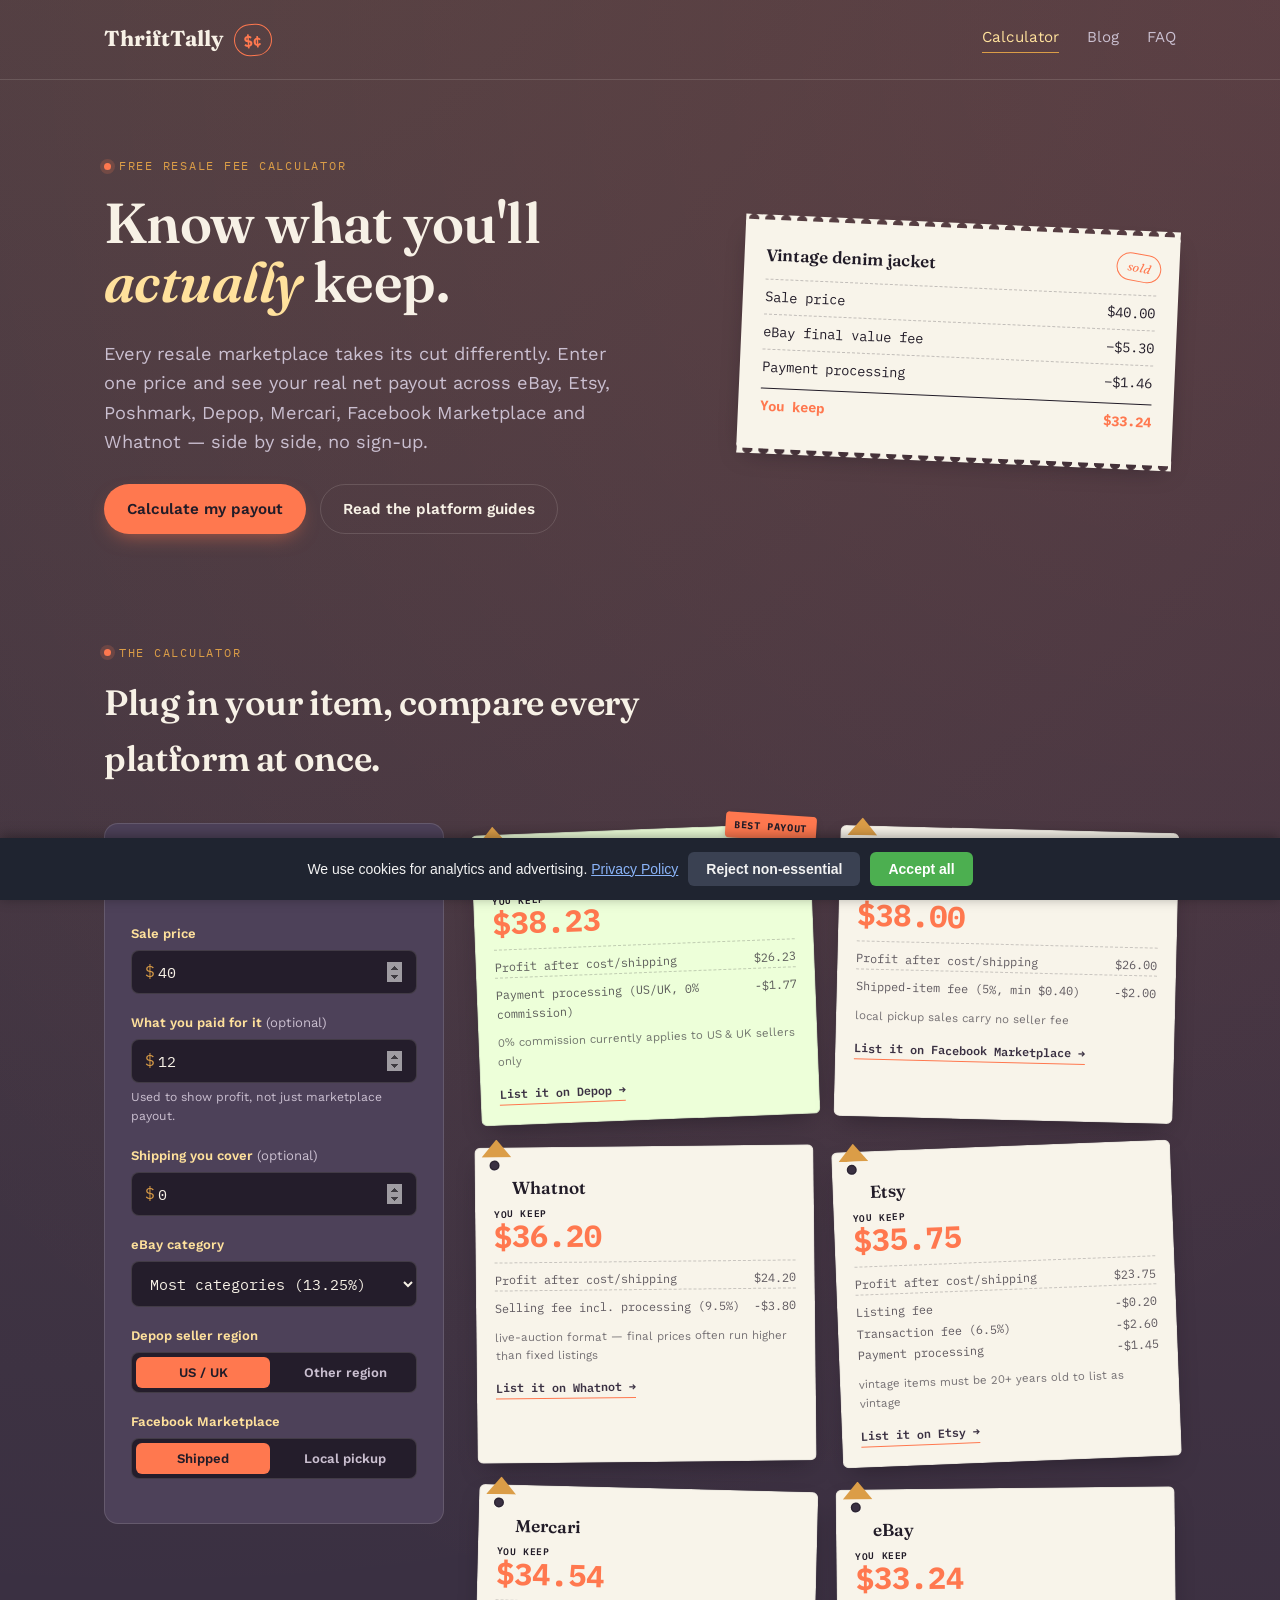
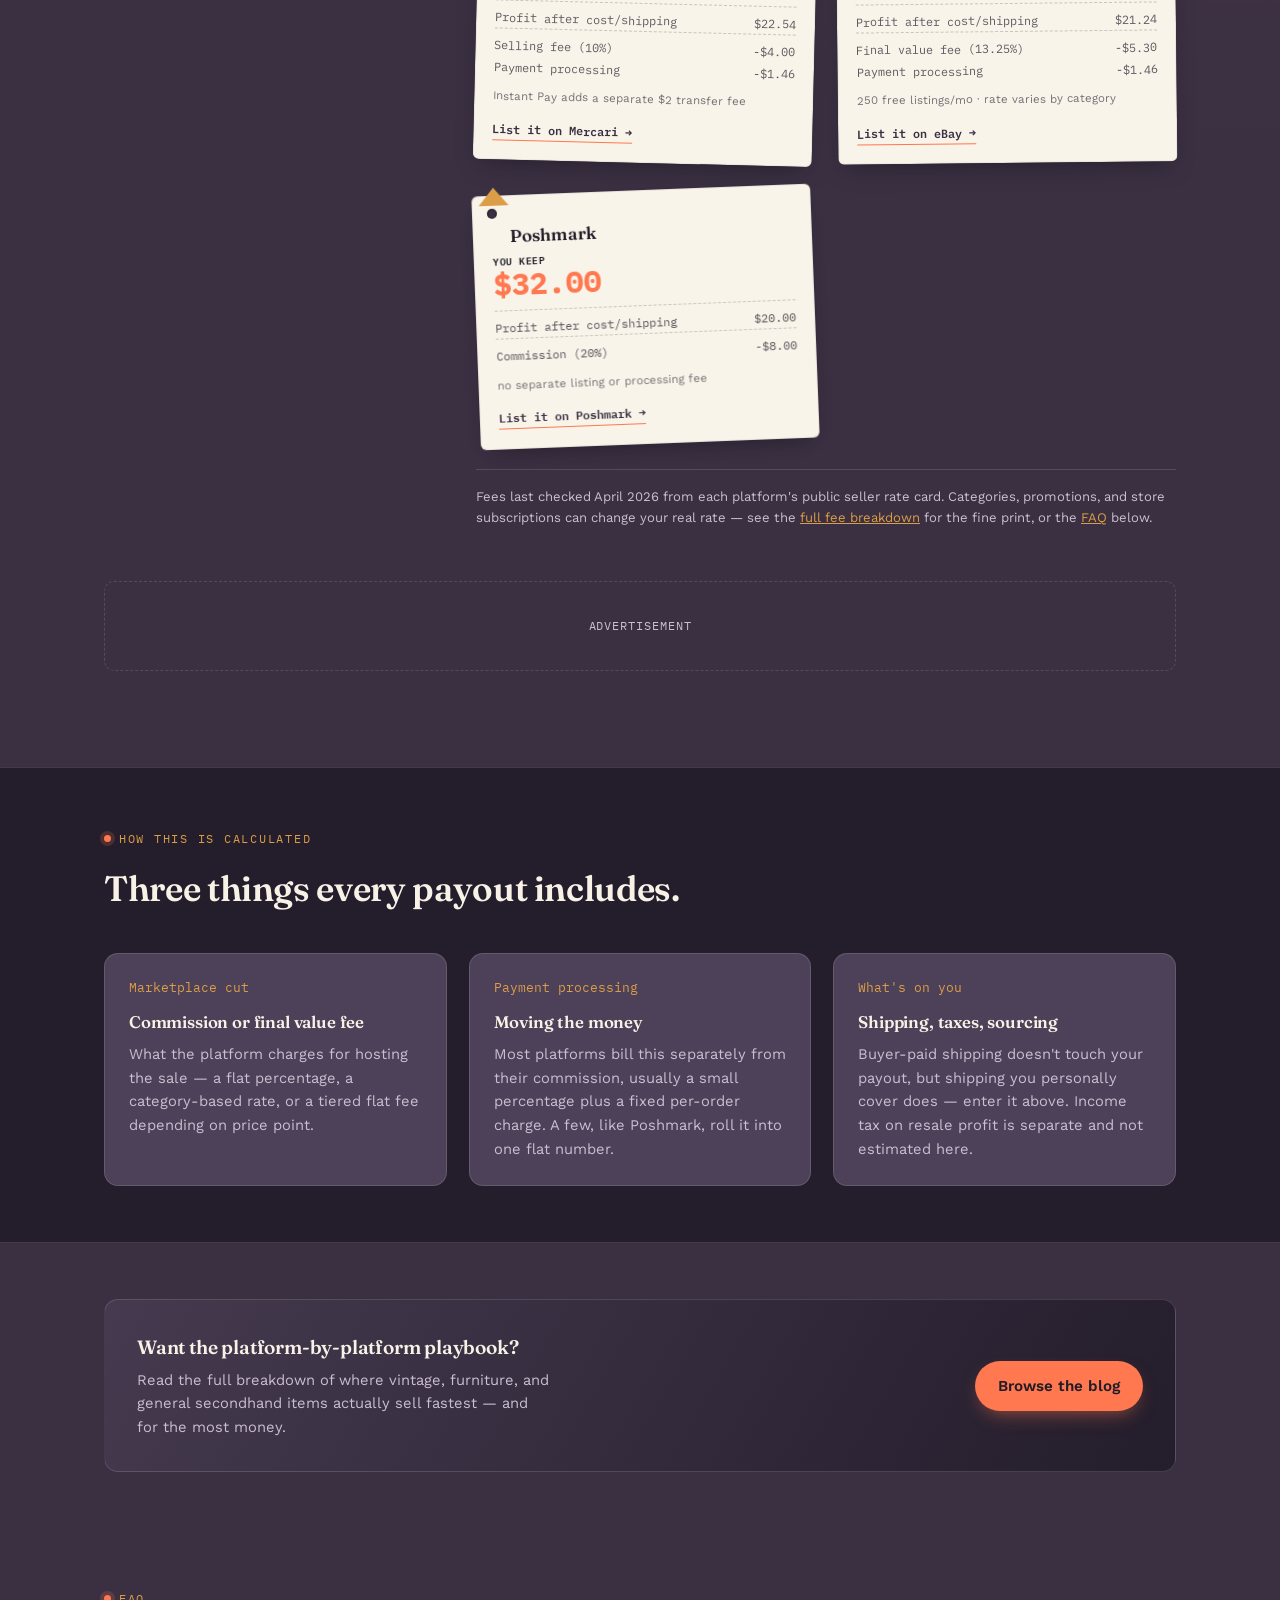
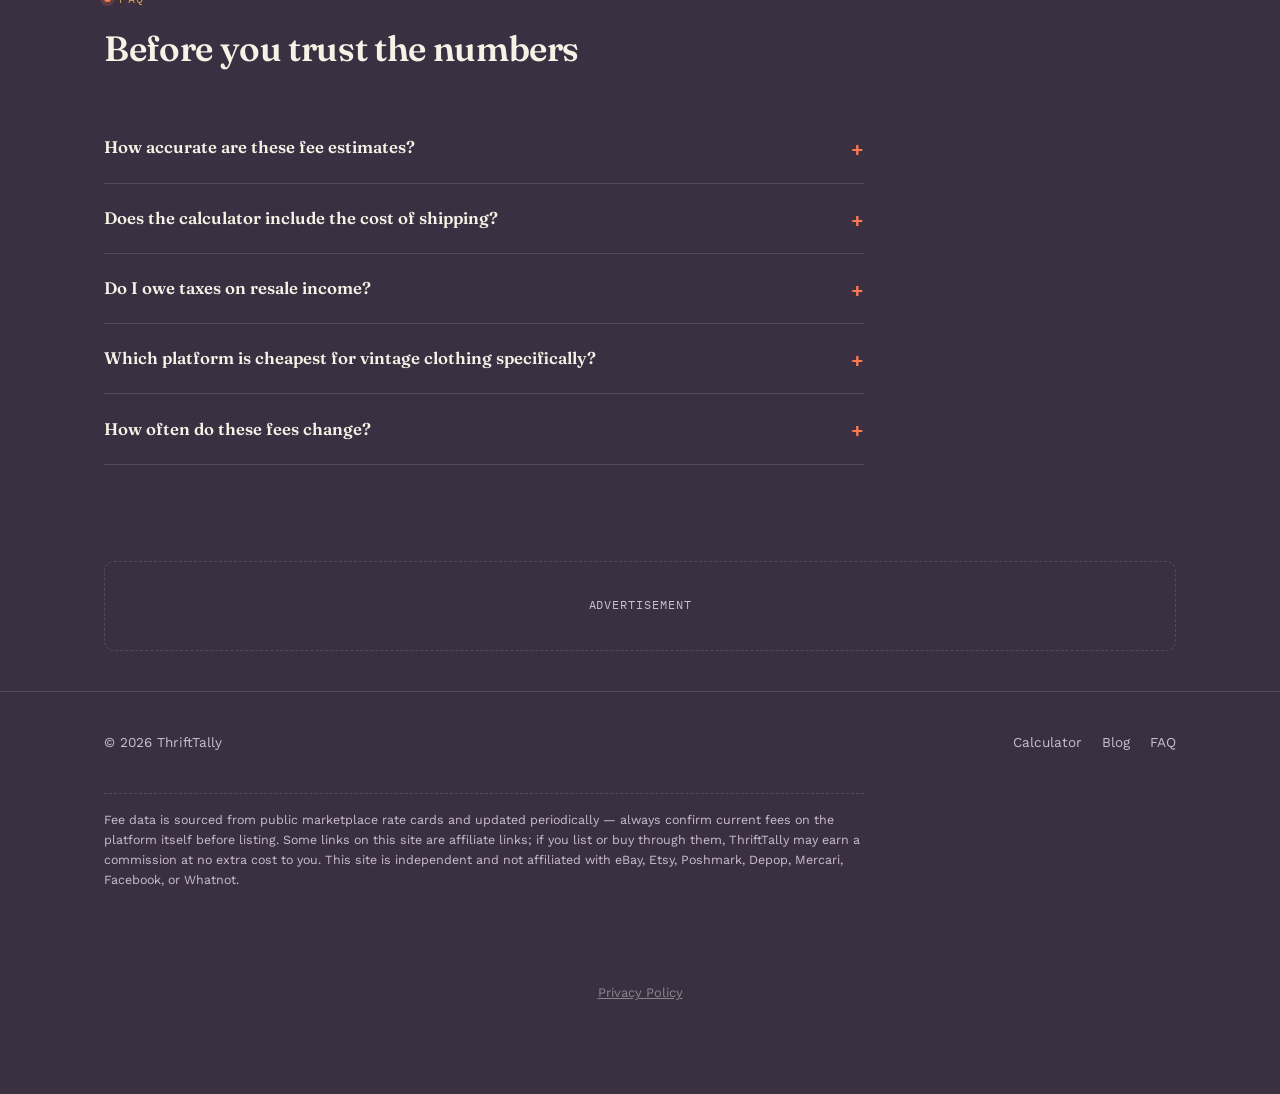
<file: index.html>
<!DOCTYPE html>
<html lang="en">
<head>
  <!-- Google tag (gtag.js) -->
<script src="/consent.js" data-privacy-url="/privacy.html"></script>
    <script async src="https://www.googletagmanager.com/gtag/js?id=G-FJ8QCX5WQH"></script>
<script>
  window.dataLayer = window.dataLayer || [];
  function gtag(){dataLayer.push(arguments);}
  gtag('js', new Date());

  gtag('config', 'G-FJ8QCX5WQH');
</script>
<meta charset="UTF-8">
<meta name="viewport" content="width=device-width, initial-scale=1.0">
<title>Resale Fee Calculator — eBay, Etsy, Poshmark, Depop & More | ThriftTally</title>
<meta name="description" content="Compare seller fees across eBay, Etsy, Poshmark, Depop, Mercari, Facebook Marketplace and Whatnot. See exactly what you'll keep before you list a single item.">
<meta name="keywords" content="resale fee calculator, ebay fees calculator, etsy fees calculator, poshmark fees, depop fees, best place to sell vintage items, thrift flip calculator">
<link rel="canonical" href="https://thrifttally.com/">
<meta name="robots" content="index, follow, max-image-preview:large">

<!-- Open Graph -->
<meta property="og:title" content="ThriftTally — Know what you'll actually keep">
<meta property="og:description" content="A free calculator that compares seller fees across 7 resale marketplaces, so you list where you actually net the most.">
<meta property="og:type" content="website">
<meta property="og:url" content="https://thrifttally.com/">
<meta property="og:site_name" content="ThriftTally">
<meta property="og:locale" content="en_US">
<meta property="og:image" content="https://thrifttally.com/assets/og-image.png">
<meta property="og:image:width" content="1200">
<meta property="og:image:height" content="630">

<!-- Twitter -->
<meta name="twitter:card" content="summary_large_image">
<meta name="twitter:title" content="ThriftTally — Know what you'll actually keep">
<meta name="twitter:description" content="Compare eBay, Etsy, Poshmark, Depop, Mercari, Facebook Marketplace & Whatnot fees before you list.">
<meta name="twitter:image" content="https://thrifttally.com/assets/og-image.png">

<link rel="icon" href="assets/favicon.svg" type="image/svg+xml">
<link rel="apple-touch-icon" href="assets/apple-touch-icon.png">

<!-- Fonts -->
<link rel="preconnect" href="https://fonts.googleapis.com">
<link rel="preconnect" href="https://fonts.gstatic.com" crossorigin>
<link href="https://fonts.googleapis.com/css2?family=Fraunces:ital,opsz,wght@0,9..144,500;0,9..144,600;0,9..144,700;1,9..144,500&family=Work+Sans:wght@400;500;600;700&family=IBM+Plex+Mono:wght@400;500;600;700&display=swap" rel="stylesheet">

<link rel="stylesheet" href="css/styles.css">

<!-- TODO(owner): replace GA_MEASUREMENT_ID and the Search Console meta below -->
<!-- <script async src="https://www.googletagmanager.com/gtag/js?id=G-XXXXXXX"></script> -->
<!-- <meta name="google-site-verification" content="REPLACE_ME"> -->

<!-- AdSense loader (real publisher ID) -->
<script async src="https://pagead2.googlesyndication.com/pagead/js/adsbygoogle.js?client=ca-pub-8643026289824701" crossorigin="anonymous"></script>

<script type="application/ld+json">
{
  "@context": "https://schema.org",
  "@type": "WebApplication",
  "name": "ThriftTally Resale Fee Calculator",
  "description": "Free calculator comparing seller fees and net payout across eBay, Etsy, Poshmark, Depop, Mercari, Facebook Marketplace and Whatnot.",
  "url": "https://thrifttally.com/",
  "applicationCategory": "BusinessApplication",
  "operatingSystem": "Web Browser",
  "offers": { "@type": "Offer", "price": "0", "priceCurrency": "USD" },
  "image": "https://thrifttally.com/assets/og-image.png"
}
</script>
<script type="application/ld+json">
{
  "@context": "https://schema.org",
  "@type": "Organization",
  "name": "ThriftTally",
  "url": "https://thrifttally.com/",
  "logo": "https://thrifttally.com/assets/logo.png"
}
</script>
<script type="application/ld+json">
{
  "@context": "https://schema.org",
  "@type": "FAQPage",
  "mainEntity": [
    {
      "@type": "Question",
      "name": "How accurate are these fee estimates?",
      "acceptedAnswer": { "@type": "Answer", "text": "They're built from each marketplace's published seller rate card and are accurate for most standard listings. Some categories carry special rates (eBay's business & industrial tier, promoted-listing add-ons, Etsy Plus subscriptions), so treat this as a planning estimate and confirm the exact number in your seller dashboard before you price an item." }
    },
    {
      "@type": "Question",
      "name": "Does the calculator include the cost of shipping?",
      "acceptedAnswer": { "@type": "Answer", "text": "You can enter what you personally pay to ship an item, and it's subtracted from your payout. It does not simulate what a buyer pays for shipping, since that varies by carrier, weight and platform-negotiated rates." }
    },
    {
      "@type": "Question",
      "name": "Do I owe taxes on resale income?",
      "acceptedAnswer": { "@type": "Answer", "text": "In the US, marketplaces are required to send you (and the IRS) a 1099-K once your sales cross certain thresholds, and income from reselling for profit is generally taxable regardless of whether a form is issued. This calculator doesn't estimate tax — talk to a tax professional about your specific situation." }
    },
    {
      "@type": "Question",
      "name": "Which platform is cheapest for vintage clothing specifically?",
      "acceptedAnswer": { "@type": "Answer", "text": "As of 2026, Depop charges 0% seller commission for US and UK sellers (just payment processing), which usually makes it the lowest-fee option for fashion. Etsy and eBay often net more in absolute dollars for well-described, search-friendly vintage pieces despite higher fees, because of stronger buyer intent." }
    },
    {
      "@type": "Question",
      "name": "How often do these fees change?",
      "acceptedAnswer": { "@type": "Answer", "text": "Marketplaces adjust seller fees periodically, sometimes with little notice. This page is reviewed and updated when rate cards change; the 'fees last checked' date in the footer shows when it was last verified." }
    }
  ]
}
</script>
</head>
<body>

<header class="site-header">
  <div class="wrap">
    <a class="brand" href="index.html">ThriftTally <span class="brand-mark">$¢</span></a>
    <nav class="site-nav" aria-label="Primary">
      <a href="index.html" aria-current="page">Calculator</a>
      <a href="blog/index.html">Blog</a>
      <a href="#faq">FAQ</a>
    </nav>
  </div>
</header>

<main>
  <section class="hero">
    <div class="wrap hero-grid">
      <div>
        <span class="eyebrow">Free resale fee calculator</span>
        <h1>Know what you'll <em>actually</em> keep.</h1>
        <p class="lede">Every resale marketplace takes its cut differently. Enter one price and see your real net payout across eBay, Etsy, Poshmark, Depop, Mercari, Facebook Marketplace and Whatnot — side by side, no sign-up.</p>
        <div class="hero-ctas">
          <a class="btn btn-primary" href="#calculator">Calculate my payout</a>
          <a class="btn btn-ghost" href="blog/index.html">Read the platform guides</a>
        </div>
      </div>
      <div class="hero-visual">
        <div class="receipt">
          <span class="r-stamp">sold</span>
          <div class="r-title">Vintage denim jacket</div>
          <div class="r-row"><span>Sale price</span><span>$40.00</span></div>
          <div class="r-row"><span>eBay final value fee</span><span>&minus;$5.30</span></div>
          <div class="r-row"><span>Payment processing</span><span>&minus;$1.46</span></div>
          <div class="r-row total"><span>You keep</span><span>$33.24</span></div>
        </div>
      </div>
    </div>
  </section>

  <section id="calculator">
    <div class="wrap">
      <div class="section-head">
        <span class="eyebrow">The calculator</span>
        <h2>Plug in your item, compare every platform at once.</h2>
      </div>

      <div class="calc-shell">
        <form class="calc-inputs" aria-label="Fee calculator inputs" onsubmit="return false;">
          <h3>Your item</h3>
          <p class="sub">All fields update the results live.</p>

          <div class="field">
            <label for="inputPrice">Sale price</label>
            <div class="input-money">
              <input type="number" id="inputPrice" min="0" step="0.01" value="40" inputmode="decimal">
            </div>
          </div>

          <div class="field">
            <label for="inputCost">What you paid for it <span style="font-weight:400;color:var(--text-lo);">(optional)</span></label>
            <div class="input-money">
              <input type="number" id="inputCost" min="0" step="0.01" value="12" inputmode="decimal">
            </div>
            <p class="hint">Used to show profit, not just marketplace payout.</p>
          </div>

          <div class="field">
            <label for="inputShipping">Shipping you cover <span style="font-weight:400;color:var(--text-lo);">(optional)</span></label>
            <div class="input-money">
              <input type="number" id="inputShipping" min="0" step="0.01" value="0" inputmode="decimal">
            </div>
          </div>

          <div class="field">
            <label for="inputEbayCategory">eBay category</label>
            <select id="inputEbayCategory">
              <option value="standard">Most categories (13.25%)</option>
              <option value="business">Business &amp; industrial (6.35%)</option>
            </select>
          </div>

          <div class="field">
            <label id="depopLabel">Depop seller region</label>
            <div class="toggle-row" id="toggleDepop" role="group" aria-labelledby="depopLabel">
              <button type="button" data-value="us_uk" aria-pressed="true">US / UK</button>
              <button type="button" data-value="intl" aria-pressed="false">Other region</button>
            </div>
          </div>

          <div class="field">
            <label id="fbLabel">Facebook Marketplace</label>
            <div class="toggle-row" id="toggleFb" role="group" aria-labelledby="fbLabel">
              <button type="button" data-value="shipped" aria-pressed="true">Shipped</button>
              <button type="button" data-value="local" aria-pressed="false">Local pickup</button>
            </div>
          </div>
        </form>

        <div>
          <div class="tag-grid" id="tagGrid" aria-live="polite"></div>
          <p class="calc-note">Fees last checked April 2026 from each platform's public seller rate card. Categories, promotions, and store subscriptions can change your real rate — see the <a href="blog/ebay-vs-etsy-vs-poshmark-fees.html">full fee breakdown</a> for the fine print, or the <a href="#faq">FAQ</a> below.</p>
        </div>
      </div>

      <div class="ad-slot">
        <!-- TODO(owner): paste your AdSense ad-slot ID here, or leave as Auto Ads -->
        Advertisement
      </div>
    </div>
  </section>

  <section class="section-tinted">
    <div class="wrap">
      <div class="section-head">
        <span class="eyebrow">How this is calculated</span>
        <h2>Three things every payout includes.</h2>
      </div>
      <div class="card-row">
        <div class="info-card">
          <div class="num">Marketplace cut</div>
          <h3>Commission or final value fee</h3>
          <p>What the platform charges for hosting the sale — a flat percentage, a category-based rate, or a tiered flat fee depending on price point.</p>
        </div>
        <div class="info-card">
          <div class="num">Payment processing</div>
          <h3>Moving the money</h3>
          <p>Most platforms bill this separately from their commission, usually a small percentage plus a fixed per-order charge. A few, like Poshmark, roll it into one flat number.</p>
        </div>
        <div class="info-card">
          <div class="num">What's on you</div>
          <h3>Shipping, taxes, sourcing</h3>
          <p>Buyer-paid shipping doesn't touch your payout, but shipping you personally cover does — enter it above. Income tax on resale profit is separate and not estimated here.</p>
        </div>
      </div>
    </div>
  </section>

  <section>
    <div class="wrap">
      <div class="cta-strip">
        <div>
          <h3>Want the platform-by-platform playbook?</h3>
          <p>Read the full breakdown of where vintage, furniture, and general secondhand items actually sell fastest — and for the most money.</p>
        </div>
        <a class="btn btn-primary" href="blog/index.html">Browse the blog</a>
      </div>
    </div>
  </section>

  <section id="faq">
    <div class="wrap">
      <div class="section-head">
        <span class="eyebrow">FAQ</span>
        <h2>Before you trust the numbers</h2>
      </div>
      <div class="faq-list">
        <details class="faq-item">
          <summary>How accurate are these fee estimates?</summary>
          <p>They're built from each marketplace's published seller rate card and are accurate for most standard listings. Some categories carry special rates (eBay's business &amp; industrial tier, promoted-listing add-ons, Etsy Plus subscriptions), so treat this as a planning estimate and confirm the exact number in your seller dashboard before you price an item.</p>
        </details>
        <details class="faq-item">
          <summary>Does the calculator include the cost of shipping?</summary>
          <p>You can enter what you personally pay to ship an item, and it's subtracted from your payout. It does not simulate what a buyer pays for shipping, since that varies by carrier, weight, and platform-negotiated rates.</p>
        </details>
        <details class="faq-item">
          <summary>Do I owe taxes on resale income?</summary>
          <p>In the US, marketplaces are required to send you (and the IRS) a 1099-K once your sales cross certain thresholds, and income from reselling for profit is generally taxable regardless of whether a form is issued. This calculator doesn't estimate tax — talk to a tax professional about your specific situation.</p>
        </details>
        <details class="faq-item">
          <summary>Which platform is cheapest for vintage clothing specifically?</summary>
          <p>As of 2026, Depop charges 0% seller commission for US and UK sellers (just payment processing), which usually makes it the lowest-fee option for fashion. Etsy and eBay often net more in absolute dollars for well-described, search-friendly vintage pieces despite higher fees, because of stronger buyer intent.</p>
        </details>
        <details class="faq-item">
          <summary>How often do these fees change?</summary>
          <p>Marketplaces adjust seller fees periodically, sometimes with little notice. This page is reviewed and updated when rate cards change; the "fees last checked" date above the calculator shows when it was last verified.</p>
        </details>
      </div>
    </div>
  </section>

  <div class="wrap">
    <div class="ad-slot">
      <!-- TODO(owner): second AdSense unit, or delete if Auto Ads is enabled -->
      Advertisement
    </div>
  </div>
</main>

<footer class="site-footer">
  <div class="wrap" style="flex-direction:column;">
    <div style="display:flex;justify-content:space-between;flex-wrap:wrap;gap:20px;width:100%;">
      <span>&copy; <span data-year></span> ThriftTally</span>
      <nav class="footer-links" aria-label="Footer">
        <a href="index.html">Calculator</a>
        <a href="blog/index.html">Blog</a>
        <a href="#faq">FAQ</a>
      </nav>
    </div>
    <p class="disclosure">Fee data is sourced from public marketplace rate cards and updated periodically — always confirm current fees on the platform itself before listing. Some links on this site are affiliate links; if you list or buy through them, ThriftTally may earn a commission at no extra cost to you. This site is independent and not affiliated with eBay, Etsy, Poshmark, Depop, Mercari, Facebook, or Whatnot.</p>
  </div>
</footer>

<script src="js/calculator.js"></script>
<script src="js/main.js"></script>

<footer style="text-align:center;padding:20px 12px 90px;font-size:13px;color:#888"><a href="/privacy.html" style="color:inherit;text-decoration:underline">Privacy Policy</a></footer>
</body>
</html>
</file>
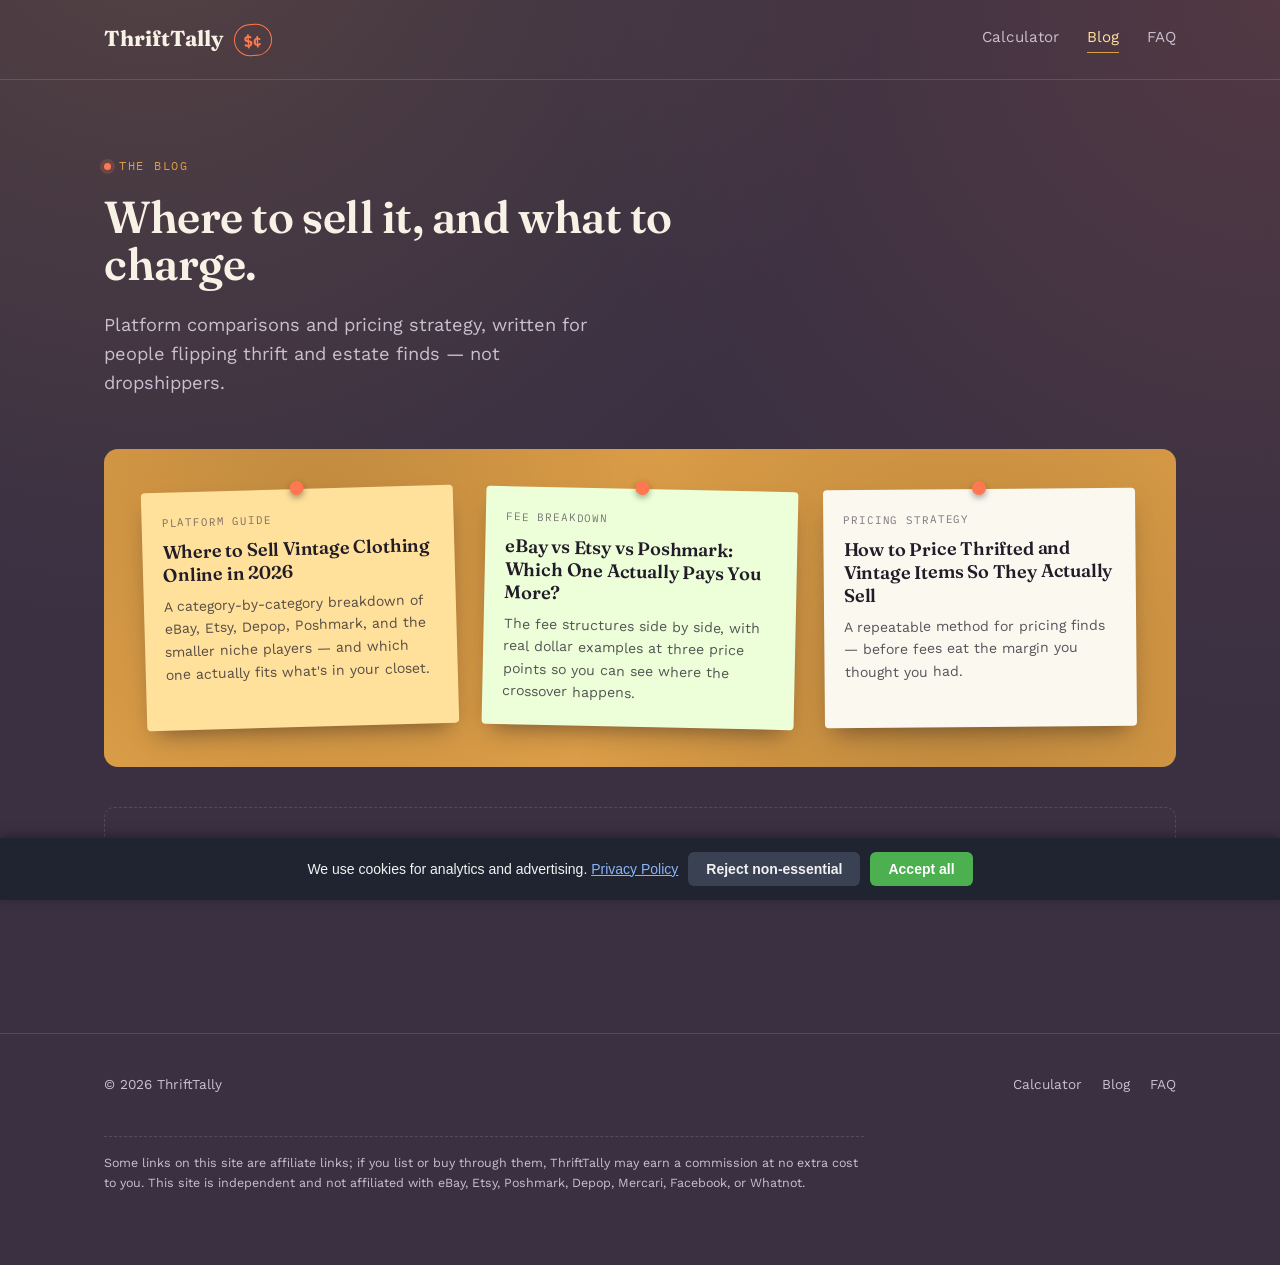
<file: blog/index.html>
<!DOCTYPE html>
<html lang="en">
<head>
<meta charset="UTF-8">
<meta name="viewport" content="width=device-width, initial-scale=1.0">
<title>Blog — Where to Sell, What to Charge | ThriftTally</title>
<meta name="description" content="Platform guides and pricing strategy for reselling thrifted, vintage, and secondhand items — eBay vs Etsy vs Poshmark, pricing methods, and more.">
<link rel="canonical" href="https://thrifttally.com/blog/">
<meta name="robots" content="index, follow, max-image-preview:large">

<meta property="og:title" content="ThriftTally Blog — Where to Sell, What to Charge">
<meta property="og:description" content="Platform guides and pricing strategy for reselling thrifted, vintage, and secondhand items.">
<meta property="og:type" content="website">
<meta property="og:url" content="https://thrifttally.com/blog/">
<meta property="og:site_name" content="ThriftTally">
<meta property="og:image" content="https://thrifttally.com/assets/og-image.png">
<meta name="twitter:card" content="summary_large_image">

<link rel="icon" href="../assets/favicon.svg" type="image/svg+xml">
<link rel="preconnect" href="https://fonts.googleapis.com">
<link rel="preconnect" href="https://fonts.gstatic.com" crossorigin>
<link href="https://fonts.googleapis.com/css2?family=Fraunces:ital,opsz,wght@0,9..144,500;0,9..144,600;0,9..144,700;1,9..144,500&family=Work+Sans:wght@400;500;600;700&family=IBM+Plex+Mono:wght@400;500;600;700&display=swap" rel="stylesheet">
<link rel="stylesheet" href="../css/styles.css">

<script src="/consent.js" data-privacy-url="/privacy.html"></script>
    <script async src="https://pagead2.googlesyndication.com/pagead/js/adsbygoogle.js?client=ca-pub-8643026289824701" crossorigin="anonymous"></script>

<script type="application/ld+json">
{
  "@context": "https://schema.org",
  "@type": "Blog",
  "name": "ThriftTally Blog",
  "url": "https://thrifttally.com/blog/",
  "description": "Platform guides and pricing strategy for reselling thrifted, vintage, and secondhand items.",
  "publisher": { "@type": "Organization", "name": "ThriftTally", "logo": { "@type": "ImageObject", "url": "https://thrifttally.com/assets/logo.png" } },
  "blogPost": [
    { "@type": "BlogPosting", "headline": "Where to Sell Vintage Clothing Online in 2026", "url": "https://thrifttally.com/blog/where-to-sell-vintage-clothing-2026.html" },
    { "@type": "BlogPosting", "headline": "eBay vs Etsy vs Poshmark: Which One Actually Pays You More?", "url": "https://thrifttally.com/blog/ebay-vs-etsy-vs-poshmark-fees.html" },
    { "@type": "BlogPosting", "headline": "How to Price Thrifted and Vintage Items So They Actually Sell", "url": "https://thrifttally.com/blog/how-to-price-thrifted-items.html" }
  ]
}
</script>
</head>

<body>

<header class="site-header">
  <div class="wrap">
    <a class="brand" href="../index.html">ThriftTally <span class="brand-mark">$¢</span></a>
    <nav class="site-nav" aria-label="Primary">
      <a href="../index.html">Calculator</a>
      <a href="index.html" aria-current="page">Blog</a>
      <a href="../index.html#faq">FAQ</a>
    </nav>
  </div>
</header>

<main>
  <section class="hero" style="padding-bottom:16px;">
    <div class="wrap">
      <span class="eyebrow">The blog</span>
      <h1 style="font-size:clamp(2rem,4vw,2.8rem);max-width:20ch;">Where to sell it, and what to charge.</h1>
      <p class="lede">Platform comparisons and pricing strategy, written for people flipping thrift and estate finds — not dropshippers.</p>
    </div>
  </section>

  <section style="padding-top:8px;">
    <div class="wrap">
      <div class="corkboard">
        <div class="note-grid">

          <a class="note-card" href="where-to-sell-vintage-clothing-2026.html">
            <span class="pin" aria-hidden="true"></span>
            <div class="cat">Platform guide</div>
            <h3>Where to Sell Vintage Clothing Online in 2026</h3>
            <p>A category-by-category breakdown of eBay, Etsy, Depop, Poshmark, and the smaller niche players — and which one actually fits what's in your closet.</p>
          </a>

          <a class="note-card" href="ebay-vs-etsy-vs-poshmark-fees.html">
            <span class="pin" aria-hidden="true"></span>
            <div class="cat">Fee breakdown</div>
            <h3>eBay vs Etsy vs Poshmark: Which One Actually Pays You More?</h3>
            <p>The fee structures side by side, with real dollar examples at three price points so you can see where the crossover happens.</p>
          </a>

          <a class="note-card" href="how-to-price-thrifted-items.html">
            <span class="pin" aria-hidden="true"></span>
            <div class="cat">Pricing strategy</div>
            <h3>How to Price Thrifted and Vintage Items So They Actually Sell</h3>
            <p>A repeatable method for pricing finds — before fees eat the margin you thought you had.</p>
          </a>

        </div>
      </div>

      <div class="ad-slot">
        <!-- TODO(owner): AdSense unit for the blog index -->
        Advertisement
      </div>
    </div>
  </section>
</main>

<footer class="site-footer">
  <div class="wrap" style="flex-direction:column;">
    <div style="display:flex;justify-content:space-between;flex-wrap:wrap;gap:20px;width:100%;">
      <span>&copy; <span data-year></span> ThriftTally</span>
      <nav class="footer-links" aria-label="Footer">
        <a href="../index.html">Calculator</a>
        <a href="index.html">Blog</a>
        <a href="../index.html#faq">FAQ</a>
      </nav>
    </div>
    <p class="disclosure">Some links on this site are affiliate links; if you list or buy through them, ThriftTally may earn a commission at no extra cost to you. This site is independent and not affiliated with eBay, Etsy, Poshmark, Depop, Mercari, Facebook, or Whatnot.</p>
  </div>
</footer>

<script src="../js/main.js"></script>
</body>
</html>
</file>
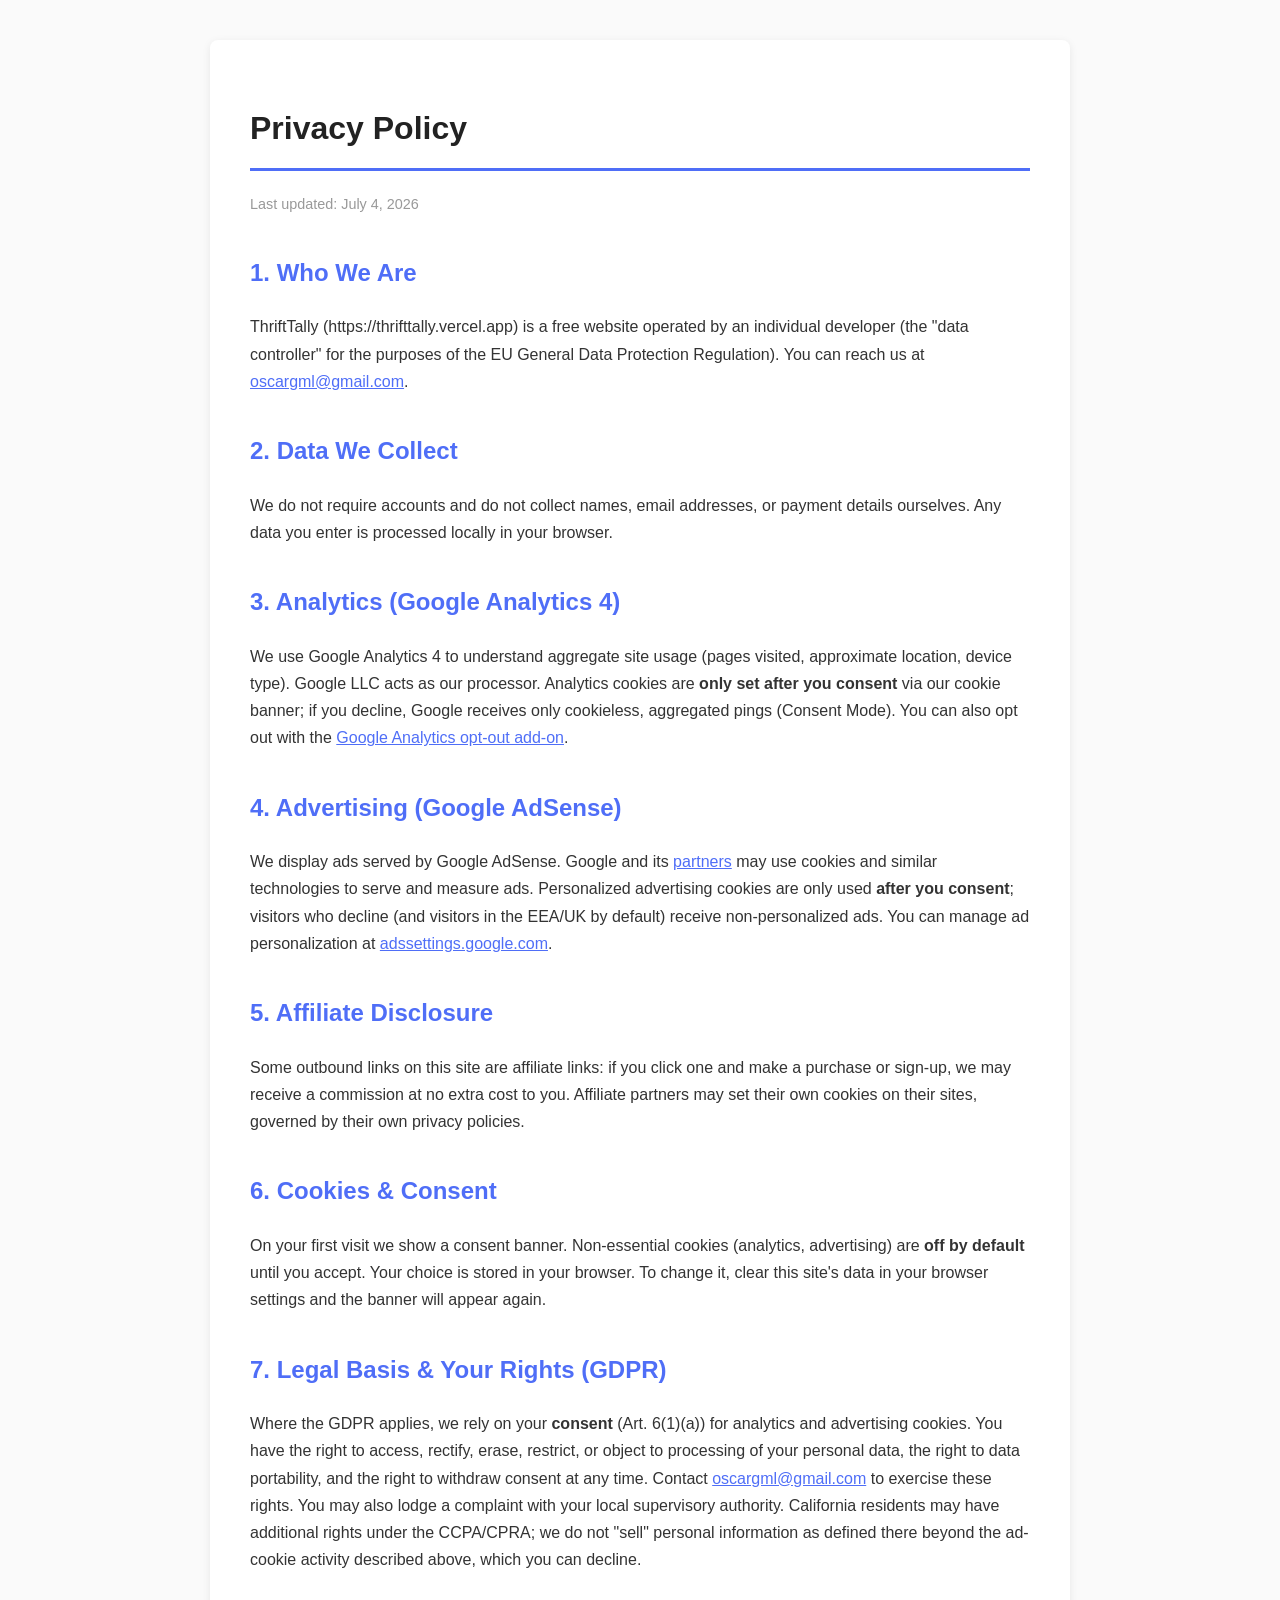
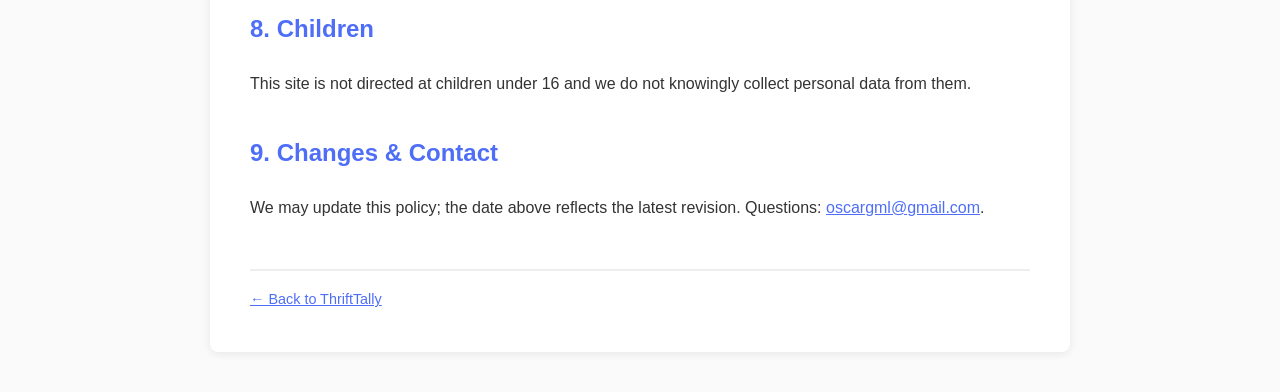
<file: privacy.html>
<!DOCTYPE html>
<html lang="en">
<head>
<meta charset="UTF-8">
<meta name="viewport" content="width=device-width, initial-scale=1.0">
<meta name="robots" content="noindex, follow">
<title>Privacy Policy — ThriftTally</title>
<style>
body{font-family:-apple-system,BlinkMacSystemFont,'Segoe UI',Roboto,sans-serif;line-height:1.7;color:#333;max-width:860px;margin:0 auto;padding:40px 20px;background:#fafafa}
.container{background:#fff;padding:40px;border-radius:8px;box-shadow:0 2px 8px rgba(0,0,0,.08)}
h1{border-bottom:3px solid #4f6ef7;padding-bottom:12px;color:#222}
h2{color:#4f6ef7;margin-top:36px}
a{color:#4f6ef7}
.meta{color:#999;font-size:.9em;margin-bottom:28px}
.footer{margin-top:48px;padding-top:16px;border-top:2px solid #eee;font-size:.9em;color:#666}
</style>
</head>
<body>
<div class="container">
<h1>Privacy Policy</h1>
<div class="meta">Last updated: July 4, 2026</div>
<h2>1. Who We Are</h2>
<p>ThriftTally (https://thrifttally.vercel.app) is a free website operated by an individual developer (the "data controller" for the purposes of the EU General Data Protection Regulation). You can reach us at <a href="mailto:oscargml@gmail.com">oscargml@gmail.com</a>.</p>
<h2>2. Data We Collect</h2>
<p>We do not require accounts and do not collect names, email addresses, or payment details ourselves. Any data you enter is processed locally in your browser.</p>
<h2>3. Analytics (Google Analytics 4)</h2>
<p>We use Google Analytics 4 to understand aggregate site usage (pages visited, approximate location, device type). Google LLC acts as our processor. Analytics cookies are <strong>only set after you consent</strong> via our cookie banner; if you decline, Google receives only cookieless, aggregated pings (Consent Mode). You can also opt out with the <a href="https://tools.google.com/dlpage/gaoptout" rel="noopener">Google Analytics opt-out add-on</a>.</p>
<h2>4. Advertising (Google AdSense)</h2>
<p>We display ads served by Google AdSense. Google and its <a href="https://policies.google.com/technologies/partner-sites" rel="noopener">partners</a> may use cookies and similar technologies to serve and measure ads. Personalized advertising cookies are only used <strong>after you consent</strong>; visitors who decline (and visitors in the EEA/UK by default) receive non-personalized ads. You can manage ad personalization at <a href="https://adssettings.google.com" rel="noopener">adssettings.google.com</a>.</p>
<h2>5. Affiliate Disclosure</h2>
<p>Some outbound links on this site are affiliate links: if you click one and make a purchase or sign-up, we may receive a commission at no extra cost to you. Affiliate partners may set their own cookies on their sites, governed by their own privacy policies.</p>
<h2>6. Cookies &amp; Consent</h2>
<p>On your first visit we show a consent banner. Non-essential cookies (analytics, advertising) are <strong>off by default</strong> until you accept. Your choice is stored in your browser. To change it, clear this site's data in your browser settings and the banner will appear again.</p>
<h2>7. Legal Basis &amp; Your Rights (GDPR)</h2>
<p>Where the GDPR applies, we rely on your <strong>consent</strong> (Art. 6(1)(a)) for analytics and advertising cookies. You have the right to access, rectify, erase, restrict, or object to processing of your personal data, the right to data portability, and the right to withdraw consent at any time. Contact <a href="mailto:oscargml@gmail.com">oscargml@gmail.com</a> to exercise these rights. You may also lodge a complaint with your local supervisory authority. California residents may have additional rights under the CCPA/CPRA; we do not "sell" personal information as defined there beyond the ad-cookie activity described above, which you can decline.</p>
<h2>8. Children</h2>
<p>This site is not directed at children under 16 and we do not knowingly collect personal data from them.</p>
<h2>9. Changes &amp; Contact</h2>
<p>We may update this policy; the date above reflects the latest revision. Questions: <a href="mailto:oscargml@gmail.com">oscargml@gmail.com</a>.</p>
<div class="footer"><a href="./">&larr; Back to ThriftTally</a></div>
</div>
</body>
</html>
</file>
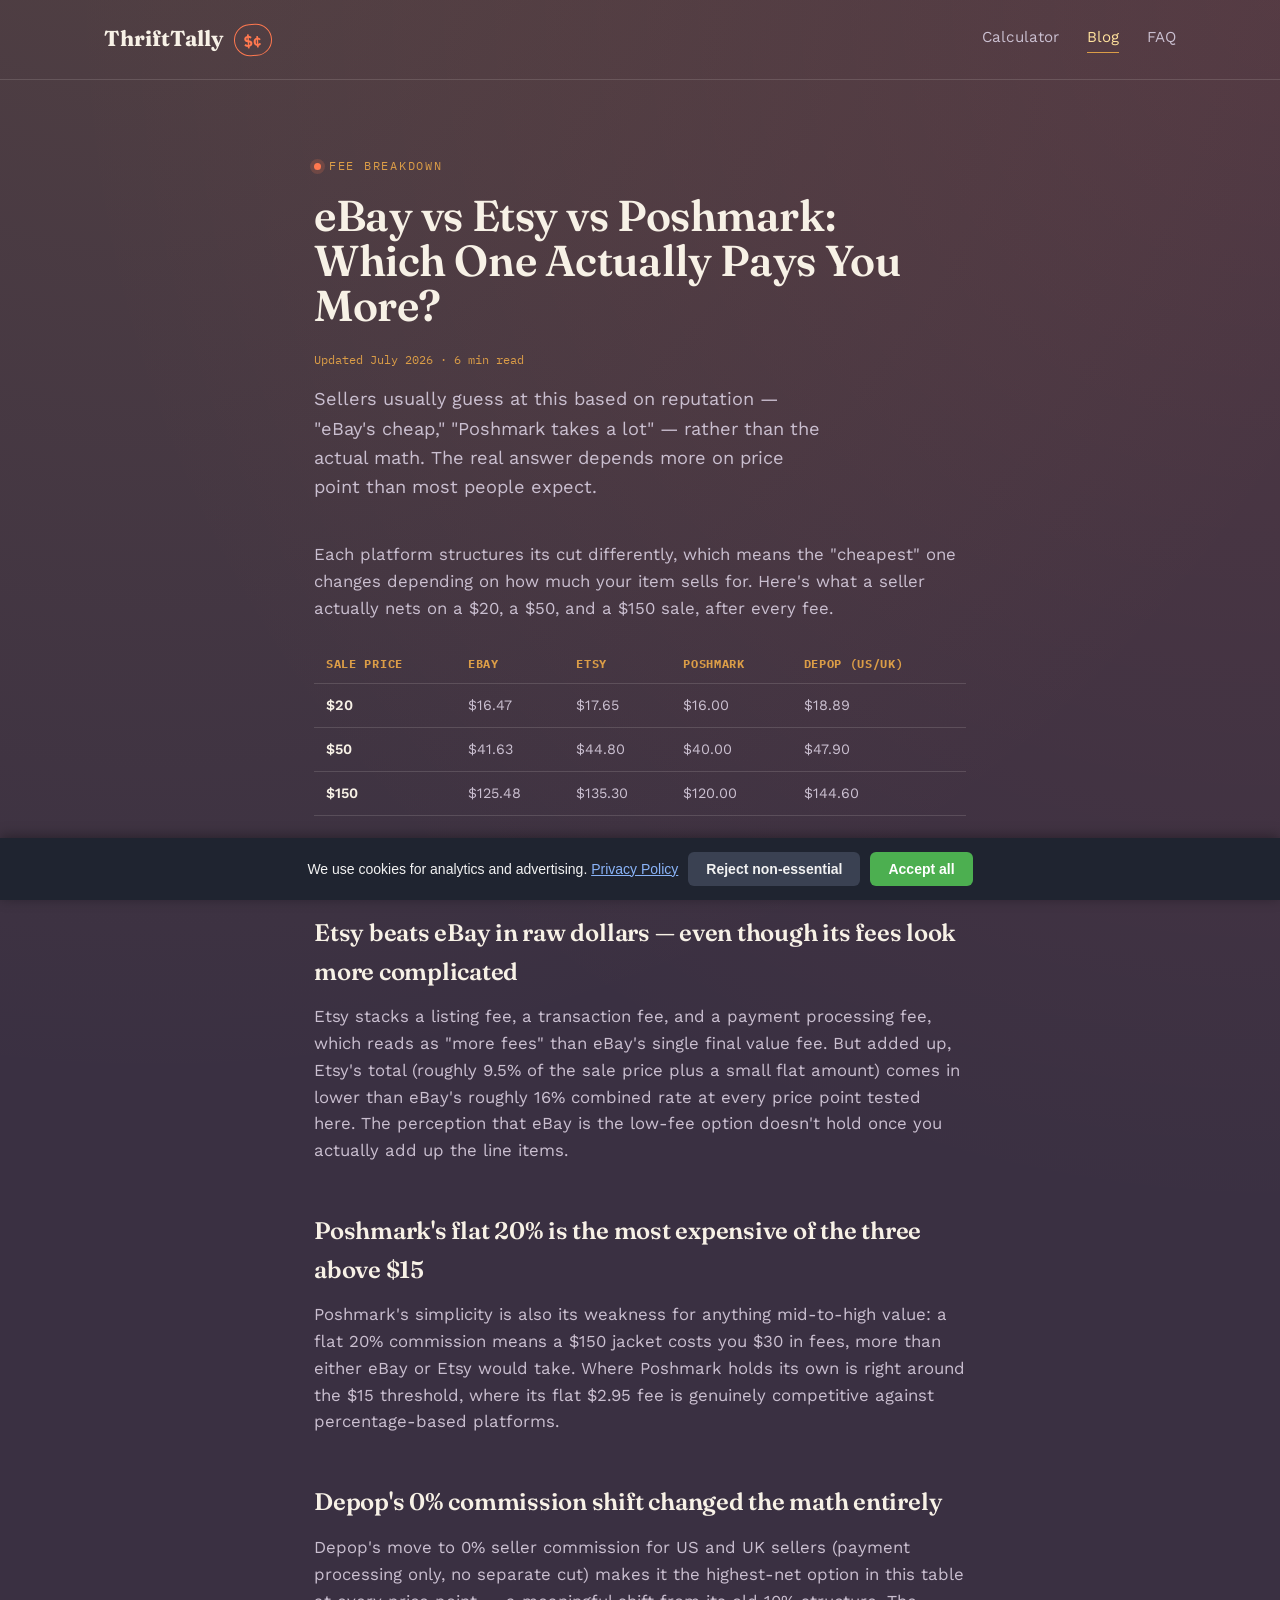
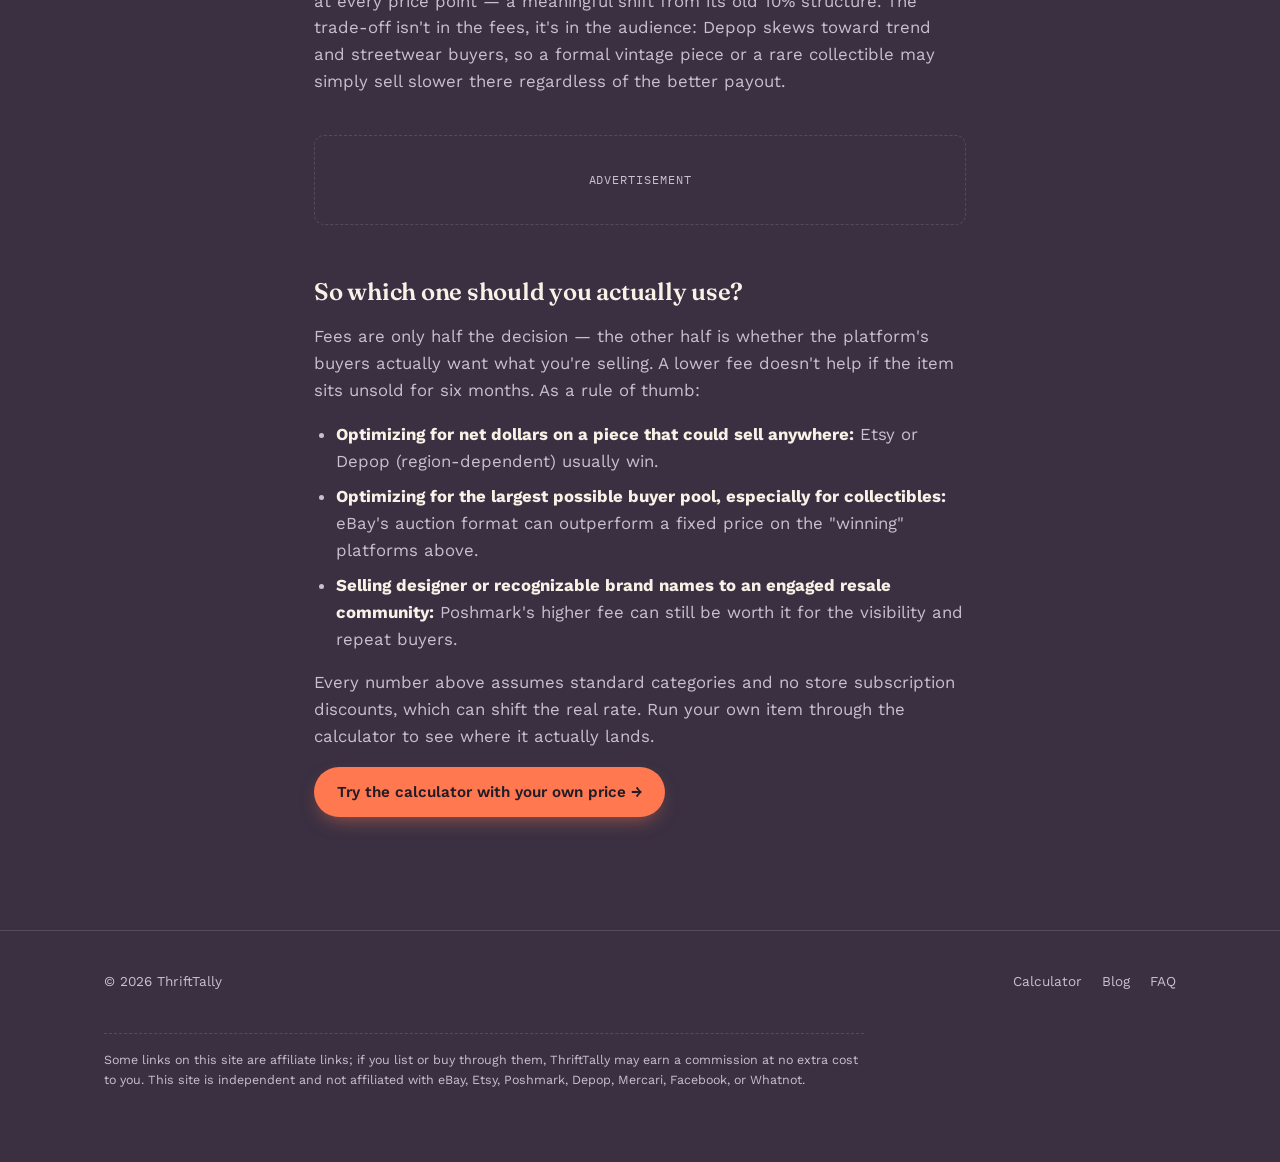
<file: blog/ebay-vs-etsy-vs-poshmark-fees.html>
<!DOCTYPE html>
<html lang="en">
<head>
<meta charset="UTF-8">
<meta name="viewport" content="width=device-width, initial-scale=1.0">
<title>eBay vs Etsy vs Poshmark: Which One Actually Pays You More?</title>
<meta name="description" content="Real dollar comparisons of eBay, Etsy, Poshmark and Depop seller fees at three price points, so you can see exactly where each platform wins.">
<link rel="canonical" href="https://thrifttally.com/blog/ebay-vs-etsy-vs-poshmark-fees.html">
<meta name="robots" content="index, follow, max-image-preview:large">

<meta property="og:title" content="eBay vs Etsy vs Poshmark: Which One Actually Pays You More?">
<meta property="og:description" content="Real dollar comparisons at three price points, so you can see exactly where each platform wins.">
<meta property="og:type" content="article">
<meta property="og:url" content="https://thrifttally.com/blog/ebay-vs-etsy-vs-poshmark-fees.html">
<meta property="og:site_name" content="ThriftTally">
<meta property="og:image" content="https://thrifttally.com/assets/og-image.png">
<meta name="twitter:card" content="summary_large_image">

<link rel="icon" href="../assets/favicon.svg" type="image/svg+xml">
<link rel="preconnect" href="https://fonts.googleapis.com">
<link rel="preconnect" href="https://fonts.gstatic.com" crossorigin>
<link href="https://fonts.googleapis.com/css2?family=Fraunces:ital,opsz,wght@0,9..144,500;0,9..144,600;0,9..144,700;1,9..144,500&family=Work+Sans:wght@400;500;600;700&family=IBM+Plex+Mono:wght@400;500;600;700&display=swap" rel="stylesheet">
<link rel="stylesheet" href="../css/styles.css">

<script src="/consent.js" data-privacy-url="/privacy.html"></script>
    <script async src="https://pagead2.googlesyndication.com/pagead/js/adsbygoogle.js?client=ca-pub-8643026289824701" crossorigin="anonymous"></script>

<script type="application/ld+json">
{
  "@context": "https://schema.org",
  "@type": "BlogPosting",
  "headline": "eBay vs Etsy vs Poshmark: Which One Actually Pays You More?",
  "description": "Real dollar comparisons of eBay, Etsy, Poshmark and Depop seller fees at three price points.",
  "author": { "@type": "Organization", "name": "ThriftTally" },
  "publisher": { "@type": "Organization", "name": "ThriftTally", "logo": { "@type": "ImageObject", "url": "https://thrifttally.com/assets/logo.png" } },
  "datePublished": "2026-07-02",
  "dateModified": "2026-07-02",
  "mainEntityOfPage": "https://thrifttally.com/blog/ebay-vs-etsy-vs-poshmark-fees.html",
  "image": "https://thrifttally.com/assets/og-image.png"
}
</script>
</head>
<body>

<header class="site-header">
  <div class="wrap">
    <a class="brand" href="../index.html">ThriftTally <span class="brand-mark">$¢</span></a>
    <nav class="site-nav" aria-label="Primary">
      <a href="../index.html">Calculator</a>
      <a href="index.html" aria-current="page">Blog</a>
      <a href="../index.html#faq">FAQ</a>
    </nav>
  </div>
</header>

<main>
  <section class="hero" style="padding-bottom:0;">
    <div class="wrap post-head">
      <span class="eyebrow">Fee breakdown</span>
      <h1 style="font-size:clamp(2rem,4vw,2.7rem);">eBay vs Etsy vs Poshmark: Which One Actually Pays You More?</h1>
      <p class="post-meta">Updated July 2026 · 6 min read</p>
      <p class="lede">Sellers usually guess at this based on reputation — "eBay's cheap," "Poshmark takes a lot" — rather than the actual math. The real answer depends more on price point than most people expect.</p>
    </div>
  </section>

  <section style="padding-top:0;">
    <div class="wrap post-body">

      <p>Each platform structures its cut differently, which means the "cheapest" one changes depending on how much your item sells for. Here's what a seller actually nets on a $20, a $50, and a $150 sale, after every fee.</p>

      <table class="fee-table" aria-label="Net payout comparison at three price points">
        <thead>
          <tr><th>Sale price</th><th>eBay</th><th>Etsy</th><th>Poshmark</th><th>Depop (US/UK)</th></tr>
        </thead>
        <tbody>
          <tr><td>$20</td><td>$16.47</td><td>$17.65</td><td>$16.00</td><td>$18.89</td></tr>
          <tr><td>$50</td><td>$41.63</td><td>$44.80</td><td>$40.00</td><td>$47.90</td></tr>
          <tr><td>$150</td><td>$125.48</td><td>$135.30</td><td>$120.00</td><td>$144.60</td></tr>
        </tbody>
      </table>

      <p>A few things jump out once the numbers are side by side:</p>

      <h2>Etsy beats eBay in raw dollars — even though its fees look more complicated</h2>
      <p>Etsy stacks a listing fee, a transaction fee, and a payment processing fee, which reads as "more fees" than eBay's single final value fee. But added up, Etsy's total (roughly 9.5% of the sale price plus a small flat amount) comes in lower than eBay's roughly 16% combined rate at every price point tested here. The perception that eBay is the low-fee option doesn't hold once you actually add up the line items.</p>

      <h2>Poshmark's flat 20% is the most expensive of the three above $15</h2>
      <p>Poshmark's simplicity is also its weakness for anything mid-to-high value: a flat 20% commission means a $150 jacket costs you $30 in fees, more than either eBay or Etsy would take. Where Poshmark holds its own is right around the $15 threshold, where its flat $2.95 fee is genuinely competitive against percentage-based platforms.</p>

      <h2>Depop's 0% commission shift changed the math entirely</h2>
      <p>Depop's move to 0% seller commission for US and UK sellers (payment processing only, no separate cut) makes it the highest-net option in this table at every price point — a meaningful shift from its old 10% structure. The trade-off isn't in the fees, it's in the audience: Depop skews toward trend and streetwear buyers, so a formal vintage piece or a rare collectible may simply sell slower there regardless of the better payout.</p>

      <div class="ad-slot">
        <!-- TODO(owner): in-content AdSense unit -->
        Advertisement
      </div>

      <h2>So which one should you actually use?</h2>
      <p>Fees are only half the decision — the other half is whether the platform's buyers actually want what you're selling. A lower fee doesn't help if the item sits unsold for six months. As a rule of thumb:</p>
      <ul>
        <li><strong>Optimizing for net dollars on a piece that could sell anywhere:</strong> Etsy or Depop (region-dependent) usually win.</li>
        <li><strong>Optimizing for the largest possible buyer pool, especially for collectibles:</strong> eBay's auction format can outperform a fixed price on the "winning" platforms above.</li>
        <li><strong>Selling designer or recognizable brand names to an engaged resale community:</strong> Poshmark's higher fee can still be worth it for the visibility and repeat buyers.</li>
      </ul>

      <p>Every number above assumes standard categories and no store subscription discounts, which can shift the real rate. Run your own item through the calculator to see where it actually lands.</p>

      <p><a class="btn btn-primary" href="../index.html#calculator">Try the calculator with your own price &rarr;</a></p>

    </div>
  </section>
</main>

<footer class="site-footer">
  <div class="wrap" style="flex-direction:column;">
    <div style="display:flex;justify-content:space-between;flex-wrap:wrap;gap:20px;width:100%;">
      <span>&copy; <span data-year></span> ThriftTally</span>
      <nav class="footer-links" aria-label="Footer">
        <a href="../index.html">Calculator</a>
        <a href="index.html">Blog</a>
        <a href="../index.html#faq">FAQ</a>
      </nav>
    </div>
    <p class="disclosure">Some links on this site are affiliate links; if you list or buy through them, ThriftTally may earn a commission at no extra cost to you. This site is independent and not affiliated with eBay, Etsy, Poshmark, Depop, Mercari, Facebook, or Whatnot.</p>
  </div>
</footer>

<script src="../js/main.js"></script>
</body>
</html>
</file>
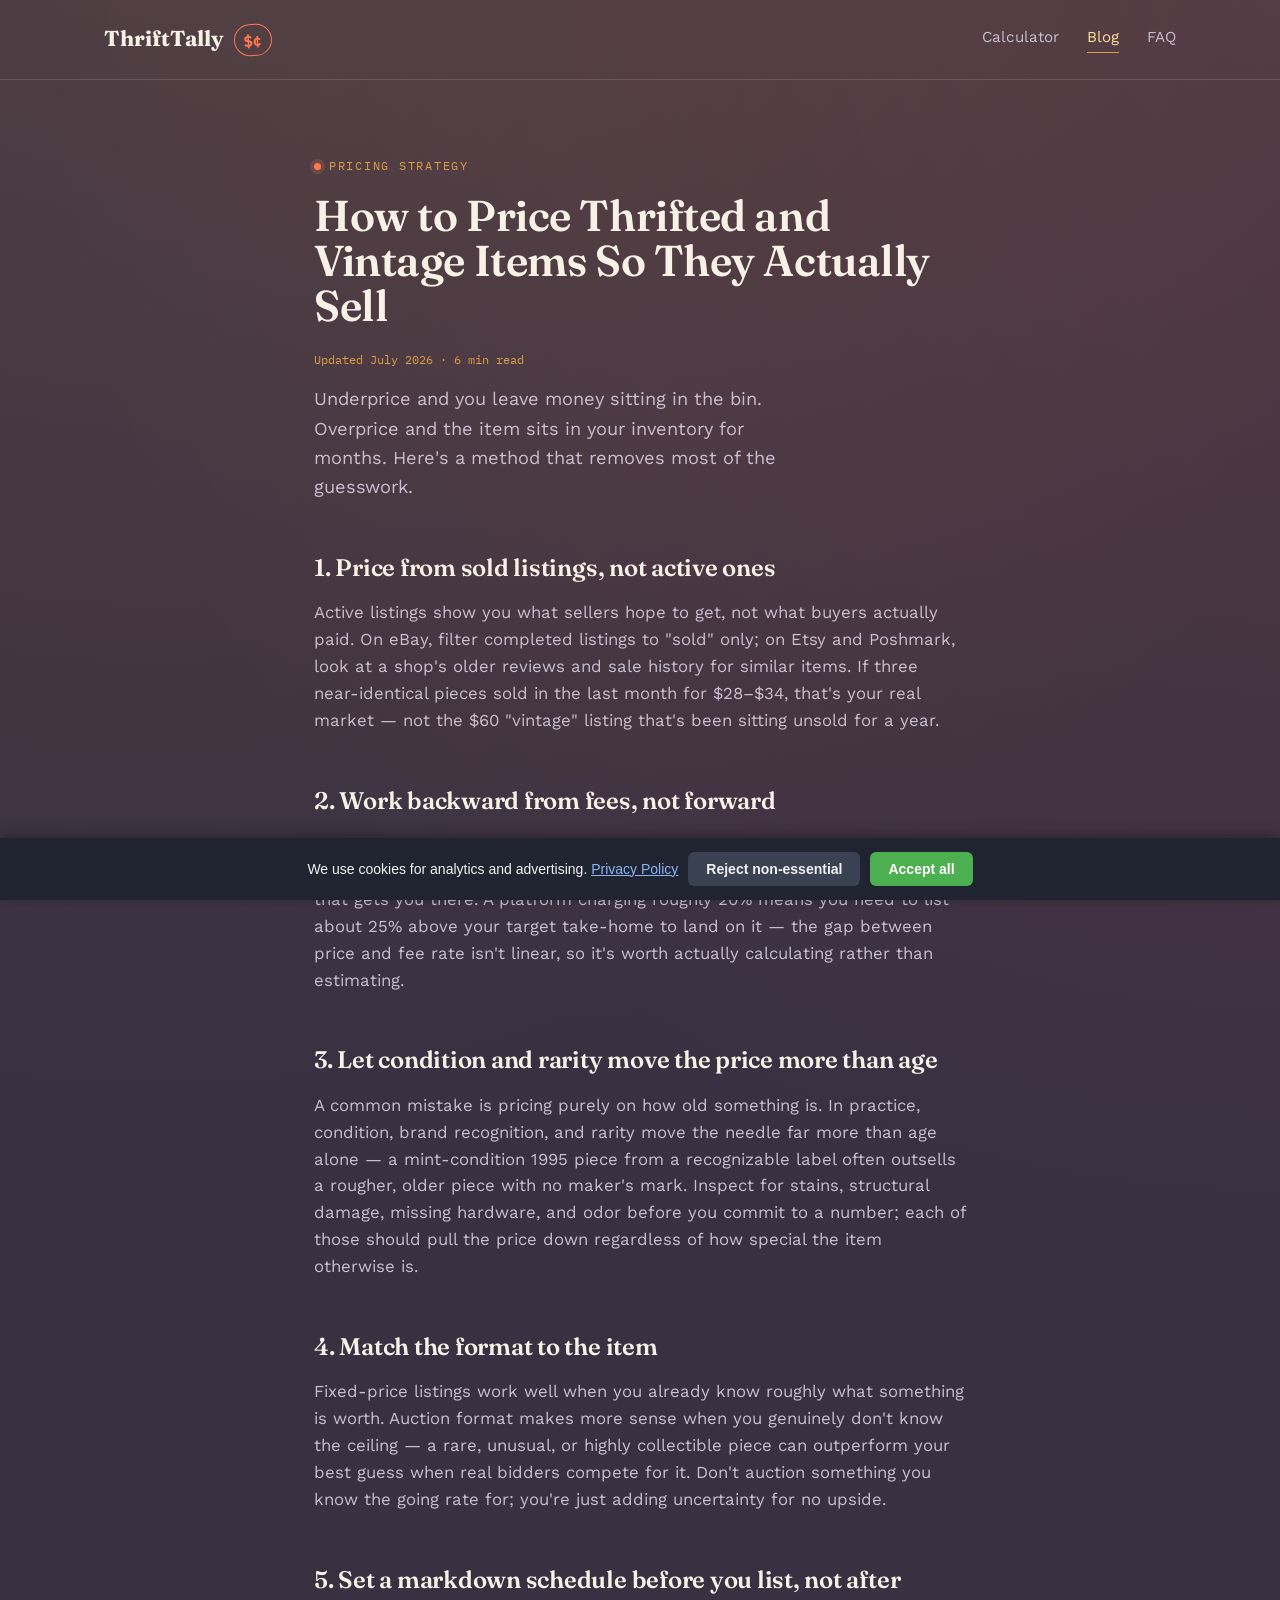
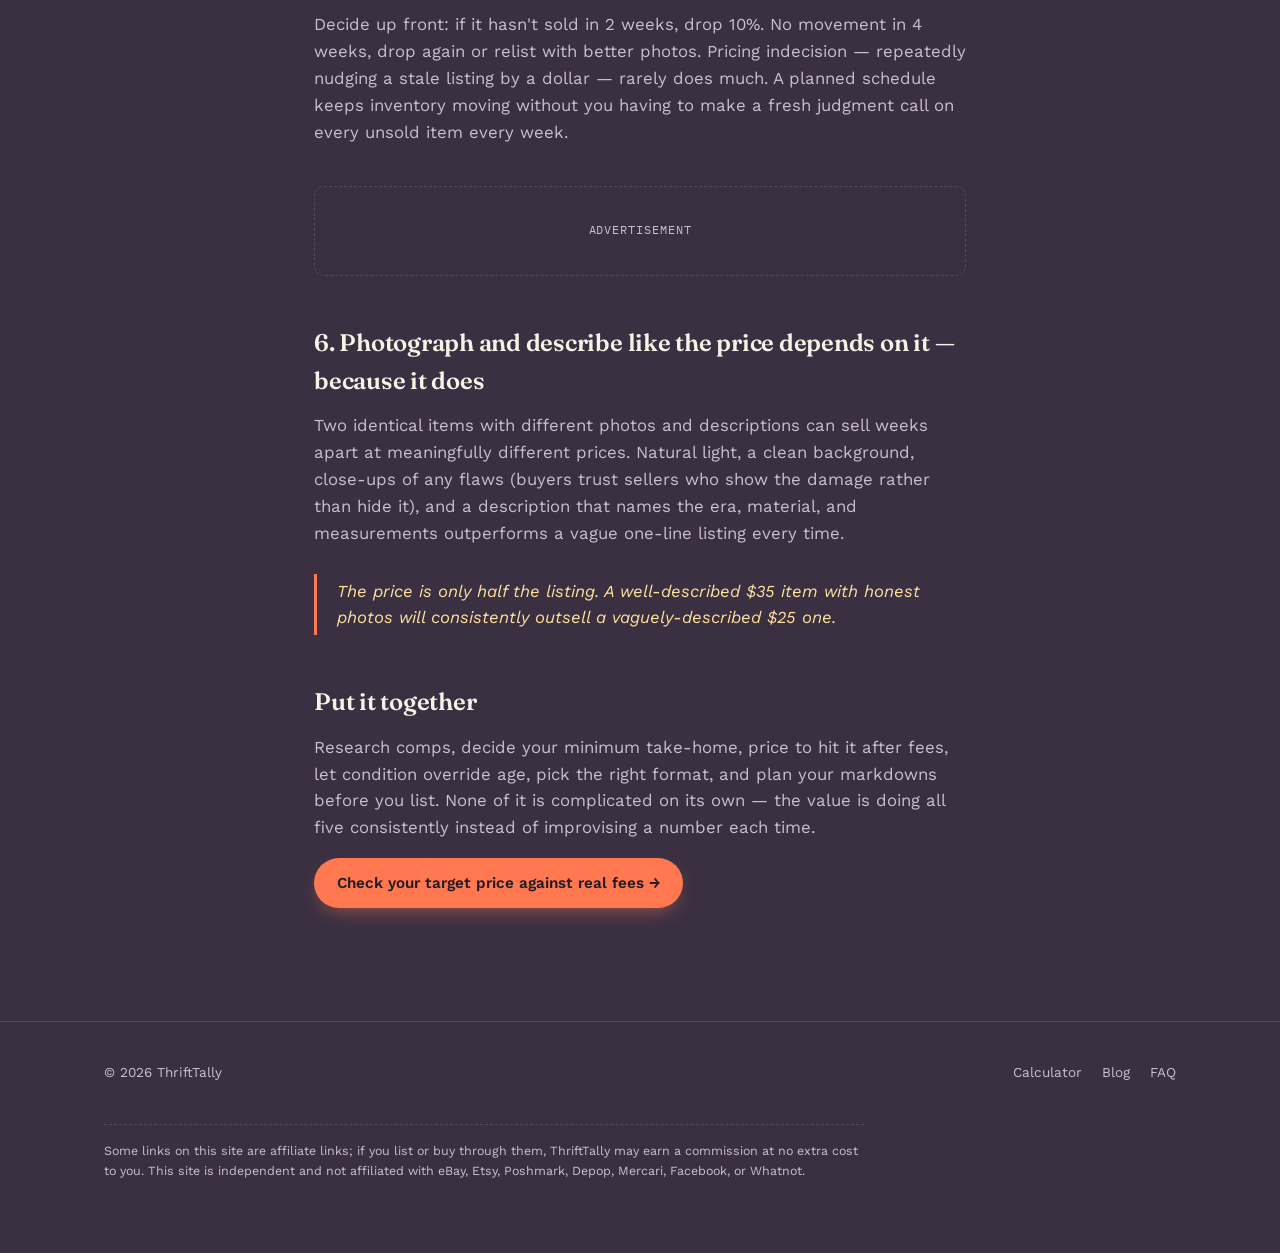
<file: blog/how-to-price-thrifted-items.html>
<!DOCTYPE html>
<html lang="en">
<head>
<meta charset="UTF-8">
<meta name="viewport" content="width=device-width, initial-scale=1.0">
<title>How to Price Thrifted and Vintage Items So They Actually Sell</title>
<meta name="description" content="A repeatable method for pricing thrift and vintage finds — researching comps, accounting for fees, and knowing when to markdown.">
<link rel="canonical" href="https://thrifttally.com/blog/how-to-price-thrifted-items.html">
<meta name="robots" content="index, follow, max-image-preview:large">

<meta property="og:title" content="How to Price Thrifted and Vintage Items So They Actually Sell">
<meta property="og:description" content="A repeatable method for pricing finds — before fees eat the margin you thought you had.">
<meta property="og:type" content="article">
<meta property="og:url" content="https://thrifttally.com/blog/how-to-price-thrifted-items.html">
<meta property="og:site_name" content="ThriftTally">
<meta property="og:image" content="https://thrifttally.com/assets/og-image.png">
<meta name="twitter:card" content="summary_large_image">

<link rel="icon" href="../assets/favicon.svg" type="image/svg+xml">
<link rel="preconnect" href="https://fonts.googleapis.com">
<link rel="preconnect" href="https://fonts.gstatic.com" crossorigin>
<link href="https://fonts.googleapis.com/css2?family=Fraunces:ital,opsz,wght@0,9..144,500;0,9..144,600;0,9..144,700;1,9..144,500&family=Work+Sans:wght@400;500;600;700&family=IBM+Plex+Mono:wght@400;500;600;700&display=swap" rel="stylesheet">
<link rel="stylesheet" href="../css/styles.css">

<script src="/consent.js" data-privacy-url="/privacy.html"></script>
    <script async src="https://pagead2.googlesyndication.com/pagead/js/adsbygoogle.js?client=ca-pub-8643026289824701" crossorigin="anonymous"></script>

<script type="application/ld+json">
{
  "@context": "https://schema.org",
  "@type": "BlogPosting",
  "headline": "How to Price Thrifted and Vintage Items So They Actually Sell",
  "description": "A repeatable method for pricing thrift and vintage finds — researching comps, accounting for fees, and knowing when to markdown.",
  "author": { "@type": "Organization", "name": "ThriftTally" },
  "publisher": { "@type": "Organization", "name": "ThriftTally", "logo": { "@type": "ImageObject", "url": "https://thrifttally.com/assets/logo.png" } },
  "datePublished": "2026-07-02",
  "dateModified": "2026-07-02",
  "mainEntityOfPage": "https://thrifttally.com/blog/how-to-price-thrifted-items.html",
  "image": "https://thrifttally.com/assets/og-image.png"
}
</script>
</head>
<body>

<header class="site-header">
  <div class="wrap">
    <a class="brand" href="../index.html">ThriftTally <span class="brand-mark">$¢</span></a>
    <nav class="site-nav" aria-label="Primary">
      <a href="../index.html">Calculator</a>
      <a href="index.html" aria-current="page">Blog</a>
      <a href="../index.html#faq">FAQ</a>
    </nav>
  </div>
</header>

<main>
  <section class="hero" style="padding-bottom:0;">
    <div class="wrap post-head">
      <span class="eyebrow">Pricing strategy</span>
      <h1 style="font-size:clamp(2rem,4vw,2.7rem);">How to Price Thrifted and Vintage Items So They Actually Sell</h1>
      <p class="post-meta">Updated July 2026 · 6 min read</p>
      <p class="lede">Underprice and you leave money sitting in the bin. Overprice and the item sits in your inventory for months. Here's a method that removes most of the guesswork.</p>
    </div>
  </section>

  <section style="padding-top:0;">
    <div class="wrap post-body">

      <h2>1. Price from sold listings, not active ones</h2>
      <p>Active listings show you what sellers hope to get, not what buyers actually paid. On eBay, filter completed listings to "sold" only; on Etsy and Poshmark, look at a shop's older reviews and sale history for similar items. If three near-identical pieces sold in the last month for $28–$34, that's your real market — not the $60 "vintage" listing that's been sitting unsold for a year.</p>

      <h2>2. Work backward from fees, not forward</h2>
      <p>Most sellers pick a price, then get surprised by what's left after fees. Flip the order: decide the minimum you're willing to net, then find the listing price that gets you there. A platform charging roughly 20% means you need to list about 25% above your target take-home to land on it — the gap between price and fee rate isn't linear, so it's worth actually calculating rather than estimating.</p>

      <h2>3. Let condition and rarity move the price more than age</h2>
      <p>A common mistake is pricing purely on how old something is. In practice, condition, brand recognition, and rarity move the needle far more than age alone — a mint-condition 1995 piece from a recognizable label often outsells a rougher, older piece with no maker's mark. Inspect for stains, structural damage, missing hardware, and odor before you commit to a number; each of those should pull the price down regardless of how special the item otherwise is.</p>

      <h2>4. Match the format to the item</h2>
      <p>Fixed-price listings work well when you already know roughly what something is worth. Auction format makes more sense when you genuinely don't know the ceiling — a rare, unusual, or highly collectible piece can outperform your best guess when real bidders compete for it. Don't auction something you know the going rate for; you're just adding uncertainty for no upside.</p>

      <h2>5. Set a markdown schedule before you list, not after</h2>
      <p>Decide up front: if it hasn't sold in 2 weeks, drop 10%. No movement in 4 weeks, drop again or relist with better photos. Pricing indecision — repeatedly nudging a stale listing by a dollar — rarely does much. A planned schedule keeps inventory moving without you having to make a fresh judgment call on every unsold item every week.</p>

      <div class="ad-slot">
        <!-- TODO(owner): in-content AdSense unit -->
        Advertisement
      </div>

      <h2>6. Photograph and describe like the price depends on it — because it does</h2>
      <p>Two identical items with different photos and descriptions can sell weeks apart at meaningfully different prices. Natural light, a clean background, close-ups of any flaws (buyers trust sellers who show the damage rather than hide it), and a description that names the era, material, and measurements outperforms a vague one-line listing every time.</p>

      <blockquote>The price is only half the listing. A well-described $35 item with honest photos will consistently outsell a vaguely-described $25 one.</blockquote>

      <h2>Put it together</h2>
      <p>Research comps, decide your minimum take-home, price to hit it after fees, let condition override age, pick the right format, and plan your markdowns before you list. None of it is complicated on its own — the value is doing all five consistently instead of improvising a number each time.</p>

      <p><a class="btn btn-primary" href="../index.html#calculator">Check your target price against real fees &rarr;</a></p>

    </div>
  </section>
</main>

<footer class="site-footer">
  <div class="wrap" style="flex-direction:column;">
    <div style="display:flex;justify-content:space-between;flex-wrap:wrap;gap:20px;width:100%;">
      <span>&copy; <span data-year></span> ThriftTally</span>
      <nav class="footer-links" aria-label="Footer">
        <a href="../index.html">Calculator</a>
        <a href="index.html">Blog</a>
        <a href="../index.html#faq">FAQ</a>
      </nav>
    </div>
    <p class="disclosure">Some links on this site are affiliate links; if you list or buy through them, ThriftTally may earn a commission at no extra cost to you. This site is independent and not affiliated with eBay, Etsy, Poshmark, Depop, Mercari, Facebook, or Whatnot.</p>
  </div>
</footer>

<script src="../js/main.js"></script>
</body>
</html>
</file>
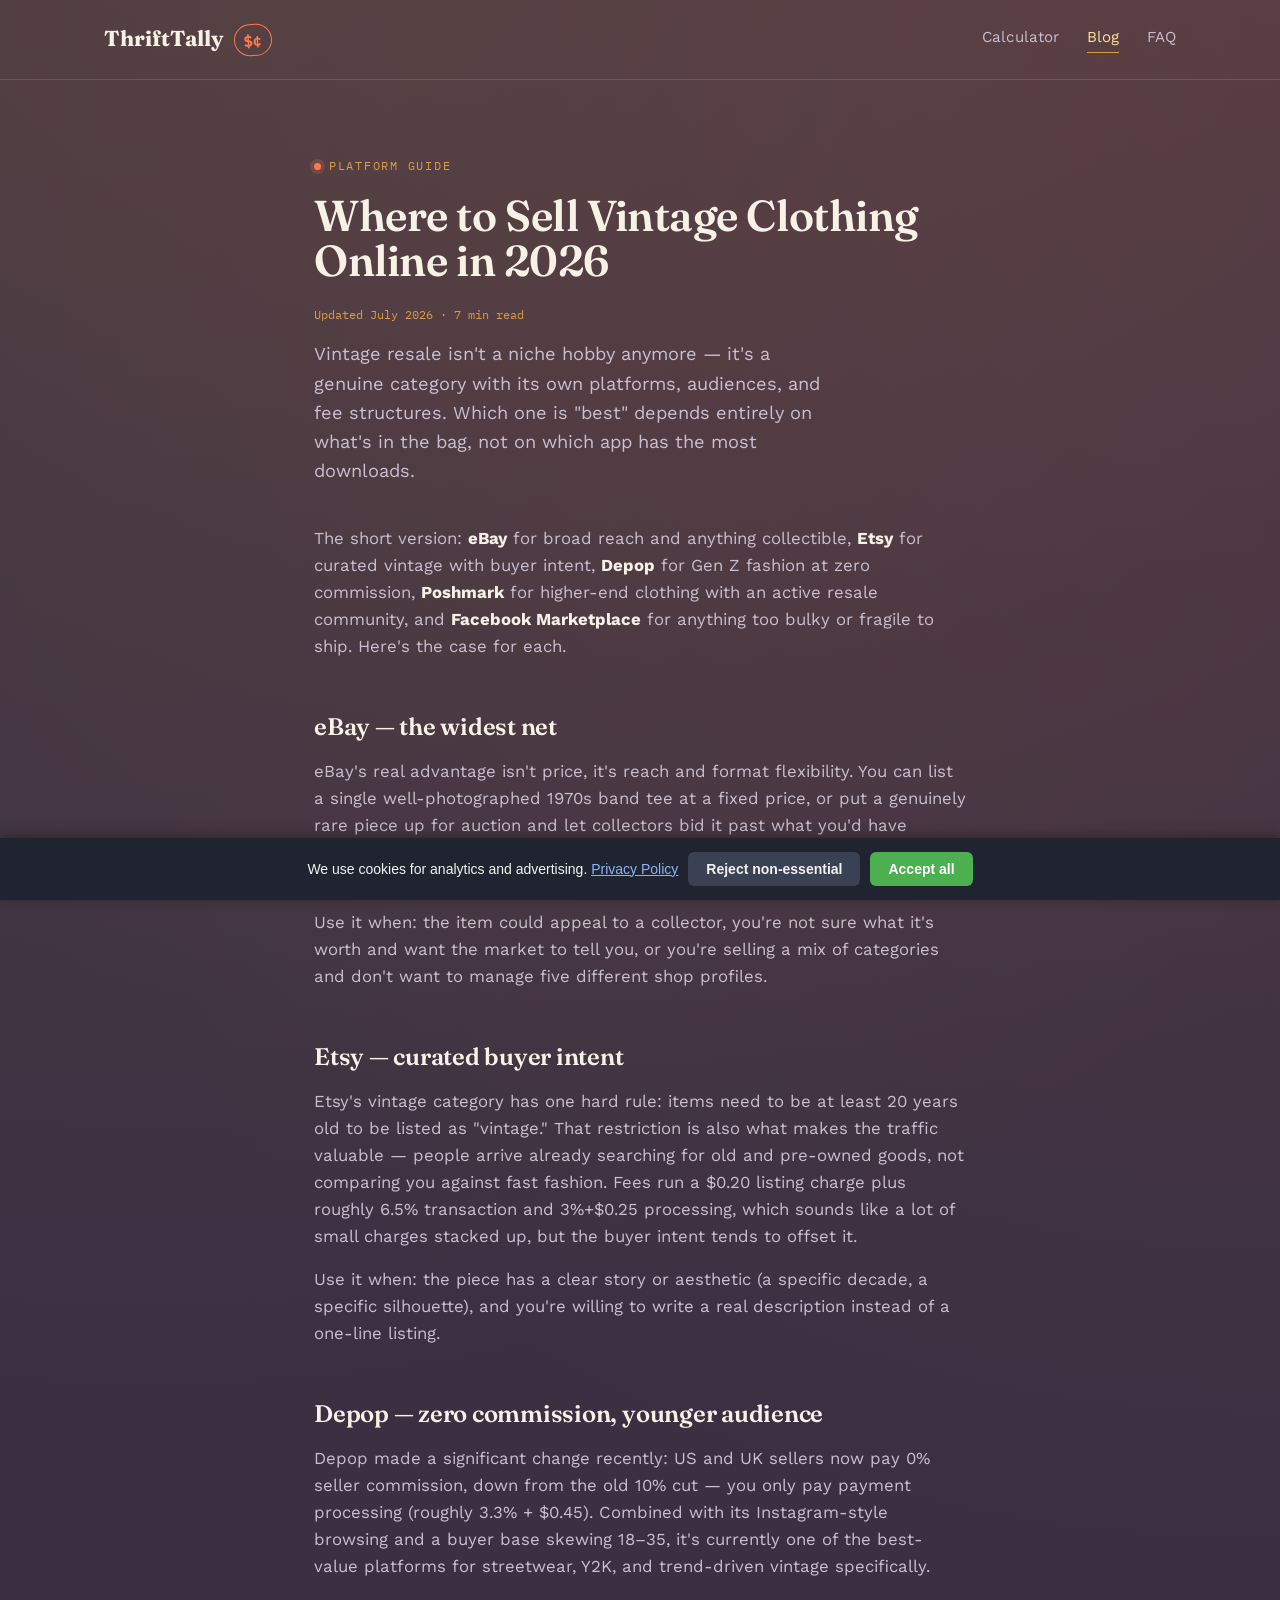
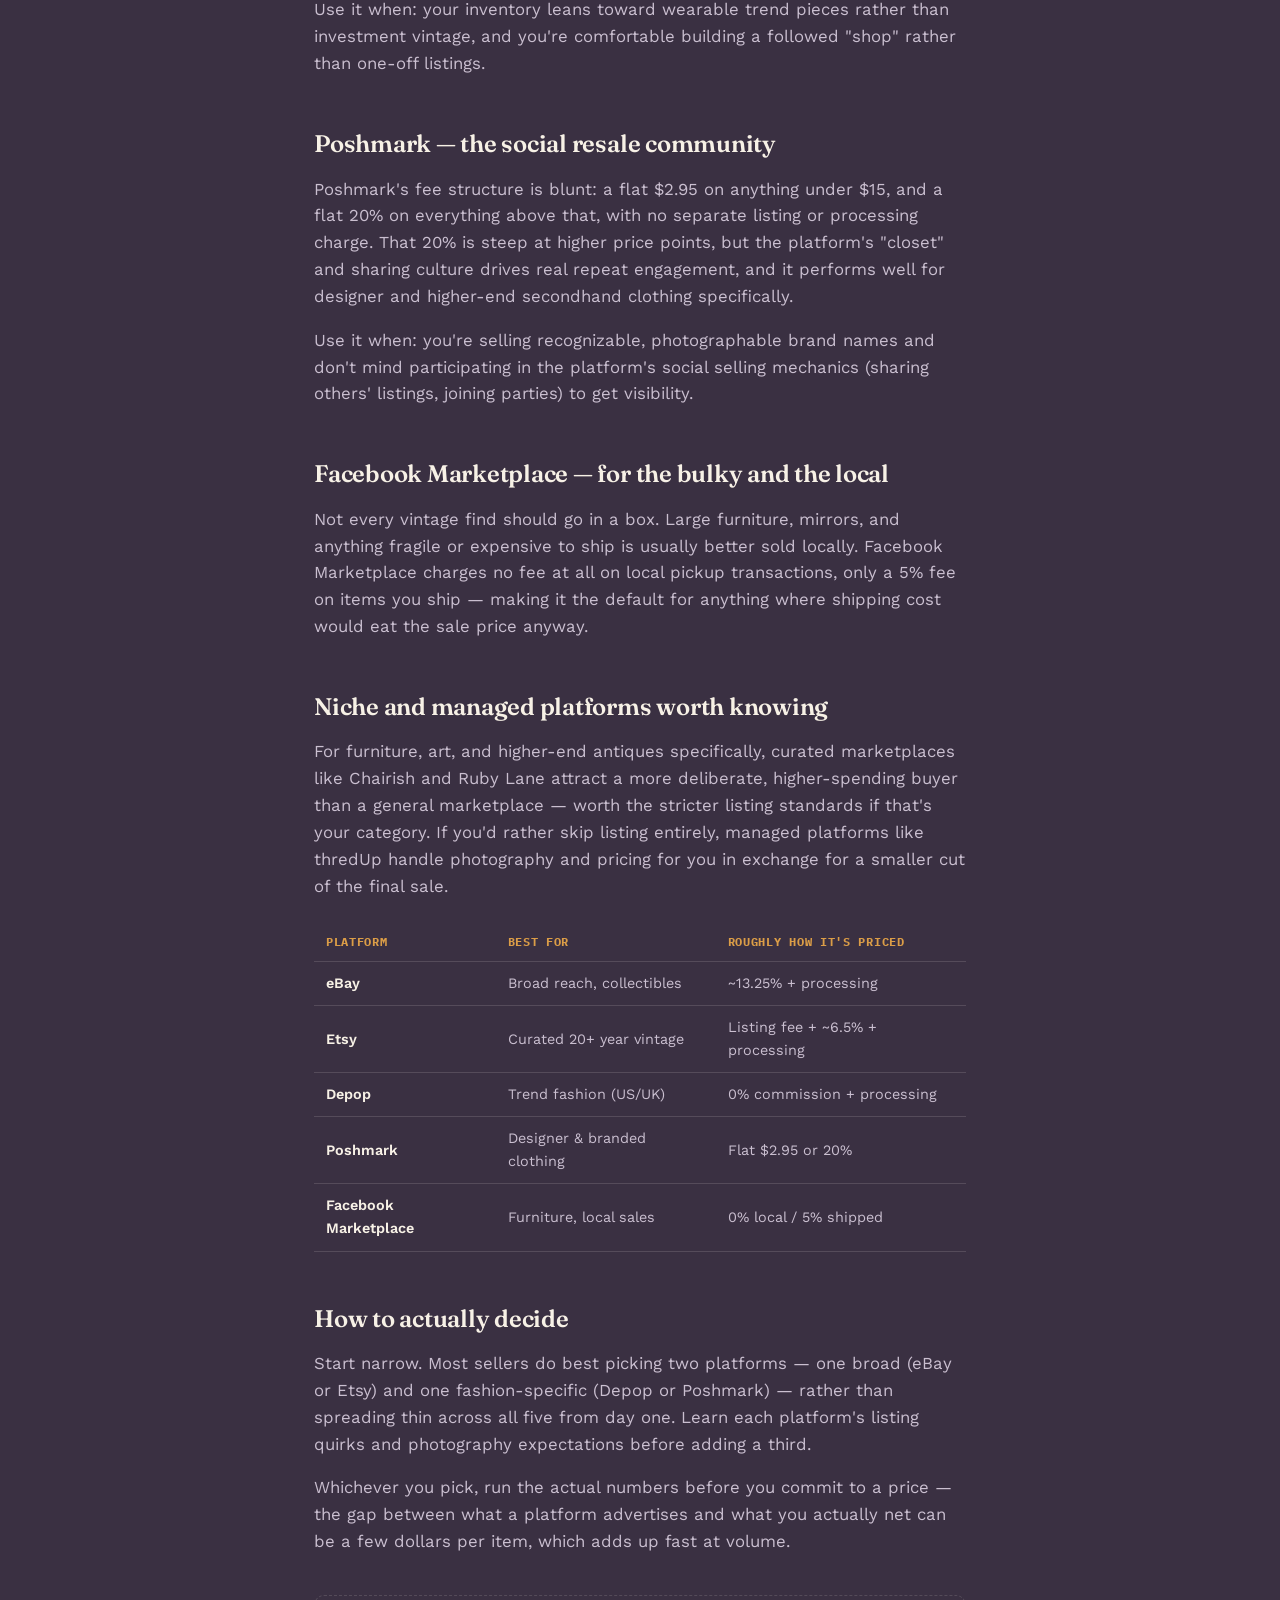
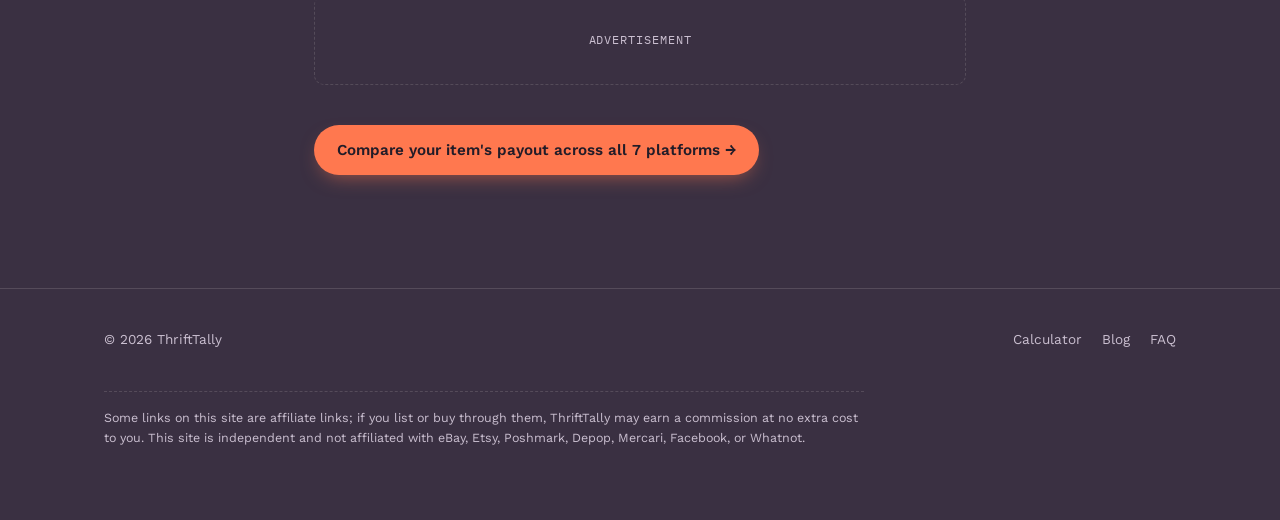
<file: blog/where-to-sell-vintage-clothing-2026.html>
<!DOCTYPE html>
<html lang="en">
<head>
<meta charset="UTF-8">
<meta name="viewport" content="width=device-width, initial-scale=1.0">
<title>Where to Sell Vintage Clothing Online in 2026 (Platform-by-Platform)</title>
<meta name="description" content="A practical breakdown of eBay, Etsy, Depop, Poshmark and more for selling vintage clothing in 2026 — fees, audience, and which one fits what's actually in your closet.">
<link rel="canonical" href="https://thrifttally.com/blog/where-to-sell-vintage-clothing-2026.html">
<meta name="robots" content="index, follow, max-image-preview:large">

<meta property="og:title" content="Where to Sell Vintage Clothing Online in 2026">
<meta property="og:description" content="eBay, Etsy, Depop, Poshmark and more — fees, audience, and which platform fits what's in your closet.">
<meta property="og:type" content="article">
<meta property="og:url" content="https://thrifttally.com/blog/where-to-sell-vintage-clothing-2026.html">
<meta property="og:site_name" content="ThriftTally">
<meta property="og:image" content="https://thrifttally.com/assets/og-image.png">
<meta name="twitter:card" content="summary_large_image">

<link rel="icon" href="../assets/favicon.svg" type="image/svg+xml">
<link rel="preconnect" href="https://fonts.googleapis.com">
<link rel="preconnect" href="https://fonts.gstatic.com" crossorigin>
<link href="https://fonts.googleapis.com/css2?family=Fraunces:ital,opsz,wght@0,9..144,500;0,9..144,600;0,9..144,700;1,9..144,500&family=Work+Sans:wght@400;500;600;700&family=IBM+Plex+Mono:wght@400;500;600;700&display=swap" rel="stylesheet">
<link rel="stylesheet" href="../css/styles.css">

<script src="/consent.js" data-privacy-url="/privacy.html"></script>
    <script async src="https://pagead2.googlesyndication.com/pagead/js/adsbygoogle.js?client=ca-pub-8643026289824701" crossorigin="anonymous"></script>

<script type="application/ld+json">
{
  "@context": "https://schema.org",
  "@type": "BlogPosting",
  "headline": "Where to Sell Vintage Clothing Online in 2026",
  "description": "A practical breakdown of eBay, Etsy, Depop, Poshmark and more for selling vintage clothing in 2026.",
  "author": { "@type": "Organization", "name": "ThriftTally" },
  "publisher": { "@type": "Organization", "name": "ThriftTally", "logo": { "@type": "ImageObject", "url": "https://thrifttally.com/assets/logo.png" } },
  "datePublished": "2026-07-02",
  "dateModified": "2026-07-02",
  "mainEntityOfPage": "https://thrifttally.com/blog/where-to-sell-vintage-clothing-2026.html",
  "image": "https://thrifttally.com/assets/og-image.png"
}
</script>
</head>
<body>

<header class="site-header">
  <div class="wrap">
    <a class="brand" href="../index.html">ThriftTally <span class="brand-mark">$¢</span></a>
    <nav class="site-nav" aria-label="Primary">
      <a href="../index.html">Calculator</a>
      <a href="index.html" aria-current="page">Blog</a>
      <a href="../index.html#faq">FAQ</a>
    </nav>
  </div>
</header>

<main>
  <section class="hero" style="padding-bottom:0;">
    <div class="wrap post-head">
      <span class="eyebrow">Platform guide</span>
      <h1 style="font-size:clamp(2rem,4vw,2.7rem);">Where to Sell Vintage Clothing Online in 2026</h1>
      <p class="post-meta">Updated July 2026 · 7 min read</p>
      <p class="lede">Vintage resale isn't a niche hobby anymore — it's a genuine category with its own platforms, audiences, and fee structures. Which one is "best" depends entirely on what's in the bag, not on which app has the most downloads.</p>
    </div>
  </section>

  <section style="padding-top:0;">
    <div class="wrap post-body">

      <p>The short version: <strong>eBay</strong> for broad reach and anything collectible, <strong>Etsy</strong> for curated vintage with buyer intent, <strong>Depop</strong> for Gen Z fashion at zero commission, <strong>Poshmark</strong> for higher-end clothing with an active resale community, and <strong>Facebook Marketplace</strong> for anything too bulky or fragile to ship. Here's the case for each.</p>

      <h2>eBay — the widest net</h2>
      <p>eBay's real advantage isn't price, it's reach and format flexibility. You can list a single well-photographed 1970s band tee at a fixed price, or put a genuinely rare piece up for auction and let collectors bid it past what you'd have guessed. Casual sellers get up to 250 free listings a month, and the final value fee sits around 13.25% for most categories before payment processing.</p>
      <p>Use it when: the item could appeal to a collector, you're not sure what it's worth and want the market to tell you, or you're selling a mix of categories and don't want to manage five different shop profiles.</p>

      <h2>Etsy — curated buyer intent</h2>
      <p>Etsy's vintage category has one hard rule: items need to be at least 20 years old to be listed as "vintage." That restriction is also what makes the traffic valuable — people arrive already searching for old and pre-owned goods, not comparing you against fast fashion. Fees run a $0.20 listing charge plus roughly 6.5% transaction and 3%+$0.25 processing, which sounds like a lot of small charges stacked up, but the buyer intent tends to offset it.</p>
      <p>Use it when: the piece has a clear story or aesthetic (a specific decade, a specific silhouette), and you're willing to write a real description instead of a one-line listing.</p>

      <h2>Depop — zero commission, younger audience</h2>
      <p>Depop made a significant change recently: US and UK sellers now pay 0% seller commission, down from the old 10% cut — you only pay payment processing (roughly 3.3% + $0.45). Combined with its Instagram-style browsing and a buyer base skewing 18–35, it's currently one of the best-value platforms for streetwear, Y2K, and trend-driven vintage specifically.</p>
      <p>Use it when: your inventory leans toward wearable trend pieces rather than investment vintage, and you're comfortable building a followed "shop" rather than one-off listings.</p>

      <h2>Poshmark — the social resale community</h2>
      <p>Poshmark's fee structure is blunt: a flat $2.95 on anything under $15, and a flat 20% on everything above that, with no separate listing or processing charge. That 20% is steep at higher price points, but the platform's "closet" and sharing culture drives real repeat engagement, and it performs well for designer and higher-end secondhand clothing specifically.</p>
      <p>Use it when: you're selling recognizable, photographable brand names and don't mind participating in the platform's social selling mechanics (sharing others' listings, joining parties) to get visibility.</p>

      <h2>Facebook Marketplace — for the bulky and the local</h2>
      <p>Not every vintage find should go in a box. Large furniture, mirrors, and anything fragile or expensive to ship is usually better sold locally. Facebook Marketplace charges no fee at all on local pickup transactions, only a 5% fee on items you ship — making it the default for anything where shipping cost would eat the sale price anyway.</p>

      <h2>Niche and managed platforms worth knowing</h2>
      <p>For furniture, art, and higher-end antiques specifically, curated marketplaces like Chairish and Ruby Lane attract a more deliberate, higher-spending buyer than a general marketplace — worth the stricter listing standards if that's your category. If you'd rather skip listing entirely, managed platforms like thredUp handle photography and pricing for you in exchange for a smaller cut of the final sale.</p>

      <table class="fee-table" aria-label="Quick platform comparison">
        <thead>
          <tr><th>Platform</th><th>Best for</th><th>Roughly how it's priced</th></tr>
        </thead>
        <tbody>
          <tr><td>eBay</td><td>Broad reach, collectibles</td><td>~13.25% + processing</td></tr>
          <tr><td>Etsy</td><td>Curated 20+ year vintage</td><td>Listing fee + ~6.5% + processing</td></tr>
          <tr><td>Depop</td><td>Trend fashion (US/UK)</td><td>0% commission + processing</td></tr>
          <tr><td>Poshmark</td><td>Designer & branded clothing</td><td>Flat $2.95 or 20%</td></tr>
          <tr><td>Facebook Marketplace</td><td>Furniture, local sales</td><td>0% local / 5% shipped</td></tr>
        </tbody>
      </table>

      <h2>How to actually decide</h2>
      <p>Start narrow. Most sellers do best picking two platforms — one broad (eBay or Etsy) and one fashion-specific (Depop or Poshmark) — rather than spreading thin across all five from day one. Learn each platform's listing quirks and photography expectations before adding a third.</p>
      <p>Whichever you pick, run the actual numbers before you commit to a price — the gap between what a platform advertises and what you actually net can be a few dollars per item, which adds up fast at volume.</p>

      <div class="ad-slot">
        <!-- TODO(owner): in-content AdSense unit -->
        Advertisement
      </div>

      <p><a class="btn btn-primary" href="../index.html#calculator">Compare your item's payout across all 7 platforms &rarr;</a></p>

    </div>
  </section>
</main>

<footer class="site-footer">
  <div class="wrap" style="flex-direction:column;">
    <div style="display:flex;justify-content:space-between;flex-wrap:wrap;gap:20px;width:100%;">
      <span>&copy; <span data-year></span> ThriftTally</span>
      <nav class="footer-links" aria-label="Footer">
        <a href="../index.html">Calculator</a>
        <a href="index.html">Blog</a>
        <a href="../index.html#faq">FAQ</a>
      </nav>
    </div>
    <p class="disclosure">Some links on this site are affiliate links; if you list or buy through them, ThriftTally may earn a commission at no extra cost to you. This site is independent and not affiliated with eBay, Etsy, Poshmark, Depop, Mercari, Facebook, or Whatnot.</p>
  </div>
</footer>

<script src="../js/main.js"></script>
</body>
</html>
</file>
<file: css/styles.css>
/* ==========================================================================
   ThriftTally — design tokens
   ========================================================================== */

:root {
  /* brand palette (as supplied) */
  --midnight-violet: #3a3042;
  --sunlit-clay: #db9d47;
  --coral-glow: #ff784f;
  --soft-peach: #ffe19c;
  --frosted-mint: #edffd9;

  /* derived depth + text */
  --violet-deep: #241d2b;
  --violet-mid: #453a4f;
  --violet-card: #4d4159;
  --ink: #221c28;
  --paper: #f8f4ea;
  --cream: #fbf8f0;
  --text-hi: #f7f1e6;
  --text-lo: #cabfd0;
  --line: rgba(247, 241, 230, 0.14);

  /* type */
  --font-display: "Fraunces", "Iowan Old Style", serif;
  --font-body: "Work Sans", "Segoe UI", sans-serif;
  --font-mono: "IBM Plex Mono", "SFMono-Regular", monospace;

  /* rhythm */
  --radius-tag: 6px;
  --radius-card: 14px;
  --shadow-tag: 0 10px 24px -10px rgba(20, 14, 24, 0.55);
  --ease-tag: cubic-bezier(0.16, 1, 0.3, 1);
}

* { box-sizing: border-box; }
html { scroll-behavior: smooth; }

@media (prefers-reduced-motion: reduce) {
  html { scroll-behavior: auto; }
  *, *::before, *::after {
    animation-duration: 0.001ms !important;
    animation-iteration-count: 1 !important;
    transition-duration: 0.001ms !important;
    scroll-behavior: auto !important;
  }
}

body {
  margin: 0;
  background: var(--midnight-violet);
  background-image:
    radial-gradient(circle at 12% -10%, rgba(219, 157, 71, 0.16), transparent 42%),
    radial-gradient(circle at 100% 0%, rgba(255, 120, 79, 0.12), transparent 40%);
  color: var(--text-hi);
  font-family: var(--font-body);
  font-size: 16px;
  line-height: 1.6;
  -webkit-font-smoothing: antialiased;
}

img { max-width: 100%; display: block; }
a { color: var(--soft-peach); }
a:focus-visible,
button:focus-visible,
input:focus-visible,
select:focus-visible,
label:focus-visible {
  outline: 2px solid var(--frosted-mint);
  outline-offset: 3px;
  border-radius: 4px;
}

h1, h2, h3, h4 {
  font-family: var(--font-display);
  font-weight: 600;
  letter-spacing: -0.01em;
  color: var(--text-hi);
  margin: 0 0 0.5em;
}

p { margin: 0 0 1em; color: var(--text-lo); }

.wrap {
  max-width: 1120px;
  margin: 0 auto;
  padding: 0 24px;
}

/* ==========================================================================
   Header / nav
   ========================================================================== */

.site-header {
  padding: 22px 0;
  border-bottom: 1px solid var(--line);
  position: relative;
  z-index: 20;
}
.site-header .wrap {
  display: flex;
  align-items: center;
  justify-content: space-between;
  gap: 20px;
}
.brand {
  display: flex;
  align-items: baseline;
  gap: 10px;
  text-decoration: none;
  font-family: var(--font-display);
  font-size: 1.35rem;
  font-weight: 700;
  color: var(--text-hi);
}
.brand .brand-mark {
  color: var(--coral-glow);
  font-family: var(--font-mono);
  font-size: 0.95rem;
  border: 1.5px solid var(--coral-glow);
  border-radius: 999px;
  padding: 3px 9px;
  transform: rotate(-4deg);
}
.site-nav {
  display: flex;
  gap: 28px;
  font-size: 0.95rem;
}
@media (max-width: 480px) {
  .site-header .wrap { flex-wrap: wrap; row-gap: 10px; }
  .site-nav { gap: 16px; font-size: 0.85rem; }
  .brand { font-size: 1.15rem; }
}

.site-nav a {
  color: var(--text-lo);
  text-decoration: none;
  border-bottom: 1px solid transparent;
  padding-bottom: 3px;
  transition: color 0.15s var(--ease-tag), border-color 0.15s var(--ease-tag);
}
.site-nav a:hover,
.site-nav a[aria-current="page"] {
  color: var(--soft-peach);
  border-color: var(--sunlit-clay);
}

/* ==========================================================================
   Buttons
   ========================================================================== */

.btn {
  display: inline-flex;
  align-items: center;
  gap: 8px;
  font-family: var(--font-body);
  font-weight: 600;
  font-size: 0.95rem;
  padding: 12px 22px;
  border-radius: 999px;
  border: 1px solid transparent;
  cursor: pointer;
  text-decoration: none;
  transition: transform 0.15s var(--ease-tag), box-shadow 0.15s var(--ease-tag);
}
.btn:hover { transform: translateY(-1px); }
.btn-primary {
  background: var(--coral-glow);
  color: var(--ink);
  box-shadow: 0 8px 20px -8px rgba(255, 120, 79, 0.6);
}
.btn-primary:hover { box-shadow: 0 12px 26px -8px rgba(255, 120, 79, 0.75); }
.btn-ghost {
  background: transparent;
  border-color: var(--line);
  color: var(--text-hi);
}
.btn-ghost:hover { border-color: var(--sunlit-clay); color: var(--soft-peach); }

/* ==========================================================================
   Hero
   ========================================================================== */

.hero {
  padding: 72px 0 48px;
}
.hero-grid {
  display: grid;
  grid-template-columns: 1.15fr 0.85fr;
  gap: 48px;
  align-items: center;
}
.eyebrow {
  display: inline-flex;
  align-items: center;
  gap: 8px;
  font-family: var(--font-mono);
  font-size: 0.78rem;
  text-transform: uppercase;
  letter-spacing: 0.14em;
  color: var(--sunlit-clay);
  margin-bottom: 18px;
}
.eyebrow::before {
  content: "";
  width: 7px;
  height: 7px;
  border-radius: 50%;
  background: var(--coral-glow);
  box-shadow: 0 0 0 4px rgba(255, 120, 79, 0.18);
}
.hero h1 {
  font-size: clamp(2.4rem, 4.4vw, 3.6rem);
  line-height: 1.04;
  font-optical-sizing: auto;
}
.hero h1 em {
  font-style: italic;
  color: var(--soft-peach);
}
.hero .lede {
  font-size: 1.14rem;
  color: var(--text-lo);
  max-width: 46ch;
  margin-bottom: 28px;
}
.hero-ctas { display: flex; gap: 14px; flex-wrap: wrap; }

/* mini hero receipt visual */
.hero-visual { position: relative; }
.receipt {
  background: var(--paper);
  color: var(--ink);
  border-radius: 4px;
  padding: 22px 22px 26px;
  font-family: var(--font-mono);
  font-size: 0.86rem;
  box-shadow: var(--shadow-tag);
  transform: rotate(2.5deg);
  position: relative;
}
.receipt::before,
.receipt::after {
  content: "";
  position: absolute;
  left: 0; right: 0; height: 10px;
  background:
    radial-gradient(circle at 8px 5px, transparent 5px, var(--paper) 5.5px) repeat-x;
  background-size: 16px 10px;
}
.receipt::before { top: -5px; }
.receipt::after { bottom: -5px; transform: rotate(180deg); }
.receipt .r-title {
  font-family: var(--font-display);
  font-size: 1.05rem;
  font-weight: 600;
  margin-bottom: 10px;
  color: var(--ink);
}
.receipt .r-row {
  display: flex;
  justify-content: space-between;
  border-top: 1px dashed rgba(34, 28, 40, 0.25);
  padding: 6px 0;
}
.receipt .r-row.total {
  border-top: 1.5px solid var(--ink);
  margin-top: 4px;
  font-weight: 700;
  color: var(--coral-glow);
}
.receipt .r-stamp {
  position: absolute;
  top: 18px;
  right: 18px;
  font-family: var(--font-display);
  font-style: italic;
  font-size: 0.78rem;
  color: var(--coral-glow);
  border: 1.5px solid var(--coral-glow);
  border-radius: 999px;
  padding: 3px 10px;
  transform: rotate(8deg);
}

/* ==========================================================================
   Section shells
   ========================================================================== */

section { padding: 56px 0; }
.section-head { max-width: 640px; margin: 0 0 36px; }
.section-head .eyebrow { margin-bottom: 12px; }
.section-head h2 { font-size: clamp(1.6rem, 3vw, 2.2rem); }
.section-tinted {
  background: var(--violet-deep);
  border-top: 1px solid var(--line);
  border-bottom: 1px solid var(--line);
}

/* ==========================================================================
   Calculator
   ========================================================================== */

.calc-shell {
  display: grid;
  grid-template-columns: 340px 1fr;
  gap: 32px;
  align-items: start;
}
@media (max-width: 860px) {
  .calc-shell { grid-template-columns: 1fr; }
  .calc-inputs { position: static; }
}


.calc-inputs {
  background: var(--violet-card);
  border: 1px solid var(--line);
  border-radius: var(--radius-card);
  padding: 26px;
  position: sticky;
  top: 20px;
}
.calc-inputs h3 {
  font-size: 1.05rem;
  margin-bottom: 4px;
}
.calc-inputs .sub {
  font-size: 0.85rem;
  margin-bottom: 20px;
}
.field { margin-bottom: 18px; }
.field label {
  display: block;
  font-size: 0.82rem;
  font-weight: 600;
  color: var(--soft-peach);
  margin-bottom: 6px;
}
.field .hint {
  font-size: 0.76rem;
  color: var(--text-lo);
  margin-top: 5px;
}
.input-money {
  position: relative;
}
.input-money::before {
  content: "$";
  position: absolute;
  left: 14px;
  top: 50%;
  transform: translateY(-50%);
  font-family: var(--font-mono);
  color: var(--sunlit-clay);
  pointer-events: none;
}
.field input[type="number"],
.field select {
  width: 100%;
  padding: 11px 14px 11px 26px;
  border-radius: 8px;
  border: 1px solid var(--line);
  background: var(--violet-deep);
  color: var(--text-hi);
  font-family: var(--font-mono);
  font-size: 0.95rem;
}
.field select { padding-left: 14px; }
.field input::-webkit-outer-spin-button,
.field input::-webkit-inner-spin-button { opacity: 0.6; }
.toggle-row {
  display: flex;
  gap: 8px;
  background: var(--violet-deep);
  border: 1px solid var(--line);
  border-radius: 8px;
  padding: 4px;
}
.toggle-row button {
  flex: 1;
  background: transparent;
  border: none;
  color: var(--text-lo);
  font-family: var(--font-body);
  font-size: 0.82rem;
  font-weight: 600;
  padding: 8px 6px;
  border-radius: 6px;
  cursor: pointer;
  transition: background 0.15s, color 0.15s;
}
.toggle-row button[aria-pressed="true"] {
  background: var(--coral-glow);
  color: var(--ink);
}

/* results: price-tag grid */
.tag-grid {
  display: grid;
  grid-template-columns: repeat(auto-fill, minmax(230px, 1fr));
  gap: 26px 22px;
  padding-top: 6px;
}

.price-tag {
  position: relative;
  background: var(--paper);
  color: var(--ink);
  border-radius: var(--radius-tag);
  padding: 20px 18px 18px;
  box-shadow: var(--shadow-tag);
  transform: rotate(var(--tilt, -1.5deg));
  transition: transform 0.25s var(--ease-tag), box-shadow 0.25s var(--ease-tag);
  border: 1px solid rgba(34, 28, 40, 0.08);
}
.price-tag:nth-child(3n+1) { --tilt: -2.2deg; }
.price-tag:nth-child(3n+2) { --tilt: 1.4deg; }
.price-tag:nth-child(3n+3) { --tilt: -0.6deg; }
.price-tag:hover { transform: rotate(0deg) translateY(-4px); box-shadow: 0 16px 30px -12px rgba(20,14,24,0.6); }

.price-tag::before {
  /* string hole */
  content: "";
  position: absolute;
  top: 12px;
  left: 14px;
  width: 10px;
  height: 10px;
  border-radius: 50%;
  background: var(--midnight-violet);
  box-shadow: inset 0 0 0 1.5px rgba(0,0,0,0.25), 0 1px 0 rgba(255,255,255,0.4);
}
.price-tag .tag-notch {
  position: absolute;
  top: -9px;
  left: 6px;
  width: 30px;
  height: 18px;
  background: var(--sunlit-clay);
  clip-path: polygon(50% 0%, 100% 100%, 0% 100%);
}

.price-tag.is-best {
  background: var(--frosted-mint);
  border-color: rgba(58, 48, 66, 0.15);
}
.price-tag.is-best::after {
  content: "BEST PAYOUT";
  position: absolute;
  top: -11px;
  right: -8px;
  background: var(--coral-glow);
  color: var(--ink);
  font-family: var(--font-mono);
  font-size: 0.62rem;
  font-weight: 700;
  letter-spacing: 0.06em;
  padding: 5px 9px;
  border-radius: 4px;
  transform: rotate(6deg);
  box-shadow: 0 4px 10px -4px rgba(0,0,0,0.5);
}

.price-tag .tag-platform {
  font-family: var(--font-display);
  font-size: 1.08rem;
  font-weight: 600;
  margin: 6px 0 2px 18px;
}
.price-tag .tag-net {
  font-family: var(--font-mono);
  font-size: 1.9rem;
  font-weight: 700;
  color: var(--coral-glow);
  margin: 6px 0 10px;
  line-height: 1;
}
.price-tag .tag-net small {
  font-size: 0.6rem;
  font-weight: 600;
  color: var(--ink);
  text-transform: uppercase;
  letter-spacing: 0.06em;
  display: block;
  margin-bottom: 4px;
}
.price-tag .tag-breakdown {
  font-family: var(--font-mono);
  font-size: 0.74rem;
  color: rgba(34,28,40,0.72);
  border-top: 1px dashed rgba(34,28,40,0.22);
  padding-top: 8px;
  display: grid;
  gap: 3px;
}
.price-tag .tag-breakdown div { display: flex; justify-content: space-between; }

.price-tag .tag-cta {
  display: inline-block;
  margin-top: 14px;
  font-family: var(--font-mono);
  font-size: 0.74rem;
  font-weight: 600;
  color: var(--midnight-violet);
  text-decoration: none;
  border-bottom: 1.5px solid var(--coral-glow);
  padding-bottom: 1px;
}
.price-tag .tag-cta:hover { color: var(--coral-glow); }

.calc-note {

  margin-top: 26px;
  font-size: 0.82rem;
  color: var(--text-lo);
  border-top: 1px solid var(--line);
  padding-top: 16px;
}
.calc-note a { color: var(--sunlit-clay); }

/* ==========================================================================
   Feature / methodology cards
   ========================================================================== */

.card-row {
  display: grid;
  grid-template-columns: repeat(3, 1fr);
  gap: 22px;
}
@media (max-width: 760px) { .card-row { grid-template-columns: 1fr; } }
.info-card {
  background: var(--violet-card);
  border: 1px solid var(--line);
  border-radius: var(--radius-card);
  padding: 24px;
}
.info-card .num {
  font-family: var(--font-mono);
  color: var(--sunlit-clay);
  font-size: 0.8rem;
  margin-bottom: 10px;
}
.info-card h3 { font-size: 1.05rem; margin-bottom: 8px; }
.info-card p { font-size: 0.92rem; margin-bottom: 0; }

/* ==========================================================================
   FAQ
   ========================================================================== */

.faq-list { max-width: 760px; }
.faq-item {
  border-bottom: 1px solid var(--line);
  padding: 18px 0;
}
.faq-item summary {
  cursor: pointer;
  font-family: var(--font-display);
  font-size: 1.05rem;
  font-weight: 600;
  color: var(--text-hi);
  list-style: none;
  display: flex;
  justify-content: space-between;
  align-items: center;
  gap: 16px;
}
.faq-item summary::-webkit-details-marker { display: none; }
.faq-item summary::after {
  content: "+";
  font-family: var(--font-mono);
  color: var(--coral-glow);
  font-size: 1.3rem;
  flex-shrink: 0;
  transition: transform 0.2s var(--ease-tag);
}
.faq-item[open] summary::after { transform: rotate(45deg); }
.faq-item p { margin-top: 12px; font-size: 0.94rem; }

/* ==========================================================================
   Affiliate / CTA strip
   ========================================================================== */

.cta-strip {
  background: linear-gradient(120deg, var(--violet-mid), var(--violet-deep));
  border: 1px solid var(--line);
  border-radius: var(--radius-card);
  padding: 32px;
  display: flex;
  align-items: center;
  justify-content: space-between;
  gap: 24px;
  flex-wrap: wrap;
}
.cta-strip h3 { font-size: 1.2rem; margin-bottom: 6px; }
.cta-strip p { margin: 0; font-size: 0.92rem; max-width: 46ch; }

/* ==========================================================================
   Ad slots
   ========================================================================== */

.ad-slot {
  border: 1px dashed var(--line);
  border-radius: 10px;
  min-height: 90px;
  display: flex;
  align-items: center;
  justify-content: center;
  font-family: var(--font-mono);
  font-size: 0.72rem;
  letter-spacing: 0.08em;
  text-transform: uppercase;
  color: var(--text-lo);
  margin: 40px 0;
}

/* ==========================================================================
   Blog: corkboard listing
   ========================================================================== */

.corkboard {
  background:
    radial-gradient(circle at 20% 20%, rgba(0,0,0,0.12), transparent 40%),
    radial-gradient(circle at 80% 70%, rgba(0,0,0,0.14), transparent 45%),
    var(--sunlit-clay);
  border-radius: var(--radius-card);
  padding: 40px;
}
.note-grid {
  display: grid;
  grid-template-columns: repeat(auto-fill, minmax(260px, 1fr));
  gap: 28px;
}
.note-card {
  background: var(--soft-peach);
  color: var(--ink);
  border-radius: 4px;
  padding: 22px 20px;
  box-shadow: 0 12px 24px -10px rgba(20,14,24,0.5);
  text-decoration: none;
  display: block;
  position: relative;
  transform: rotate(var(--tilt, -1deg));
  transition: transform 0.2s var(--ease-tag);
}
.note-card:nth-child(3n+1) { --tilt: -1.6deg; background: var(--soft-peach); }
.note-card:nth-child(3n+2) { --tilt: 1.2deg; background: var(--frosted-mint); }
.note-card:nth-child(3n+3) { --tilt: -0.5deg; background: var(--cream); }
.note-card:hover { transform: rotate(0) translateY(-4px); }
.note-card .pin {
  position: absolute;
  top: -8px;
  left: 50%;
  transform: translateX(-50%);
  width: 14px;
  height: 14px;
  border-radius: 50%;
  background: var(--coral-glow);
  box-shadow: 0 3px 6px rgba(0,0,0,0.35);
}
.note-card .cat {
  font-family: var(--font-mono);
  font-size: 0.68rem;
  text-transform: uppercase;
  letter-spacing: 0.08em;
  color: var(--midnight-violet);
  opacity: 0.65;
  margin-bottom: 10px;
}
.note-card h3 {
  font-size: 1.14rem;
  color: var(--ink);
  margin-bottom: 8px;
  line-height: 1.25;
}
.note-card p { color: rgba(34,28,40,0.75); font-size: 0.88rem; margin-bottom: 0; }

/* blog post reading view */
.post-head { max-width: 700px; margin: 0 auto 40px; text-align: left; }
.post-head .eyebrow { justify-content: flex-start; }
.post-meta {
  font-family: var(--font-mono);
  font-size: 0.78rem;
  color: var(--sunlit-clay);
  margin-bottom: 14px;
}
.post-body {
  max-width: 700px;
  margin: 0 auto;
  font-size: 1.05rem;
}
.post-body h2 {
  font-size: 1.5rem;
  margin-top: 2em;
}
.post-body h3 { font-size: 1.2rem; margin-top: 1.6em; }
.post-body p { color: var(--text-lo); }
.post-body ul, .post-body ol { color: var(--text-lo); padding-left: 1.3em; }
.post-body li { margin-bottom: 0.5em; }
.post-body strong { color: var(--text-hi); }
.post-body blockquote {
  border-left: 3px solid var(--coral-glow);
  margin: 1.6em 0;
  padding: 4px 0 4px 20px;
  font-style: italic;
  color: var(--soft-peach);
}
table.fee-table {
  width: 100%;
  border-collapse: collapse;
  font-size: 0.9rem;
  margin: 1.6em 0;
}
table.fee-table th, table.fee-table td {
  text-align: left;
  padding: 10px 12px;
  border-bottom: 1px solid var(--line);
}
table.fee-table th {
  font-family: var(--font-mono);
  font-size: 0.72rem;
  text-transform: uppercase;
  letter-spacing: 0.06em;
  color: var(--sunlit-clay);
}
table.fee-table td { color: var(--text-lo); }
table.fee-table td:first-child { color: var(--text-hi); font-weight: 600; }

/* ==========================================================================
   Footer
   ========================================================================== */

.site-footer {
  border-top: 1px solid var(--line);
  padding: 40px 0 60px;
  margin-top: 40px;
}
.site-footer .wrap {
  display: flex;
  justify-content: space-between;
  flex-wrap: wrap;
  gap: 20px;
  font-size: 0.85rem;
  color: var(--text-lo);
}
.site-footer a { color: var(--text-lo); text-decoration: none; }
.site-footer a:hover { color: var(--soft-peach); }
.footer-links { display: flex; gap: 20px; flex-wrap: wrap; }
.disclosure {
  font-size: 0.78rem;
  color: var(--text-lo);
  border-top: 1px dashed var(--line);
  margin-top: 20px;
  padding-top: 16px;
  max-width: 760px;
}

/* utility */
.visually-hidden {
  position: absolute;
  width: 1px; height: 1px;
  overflow: hidden;
  clip: rect(0 0 0 0);
  white-space: nowrap;
}
</file>
